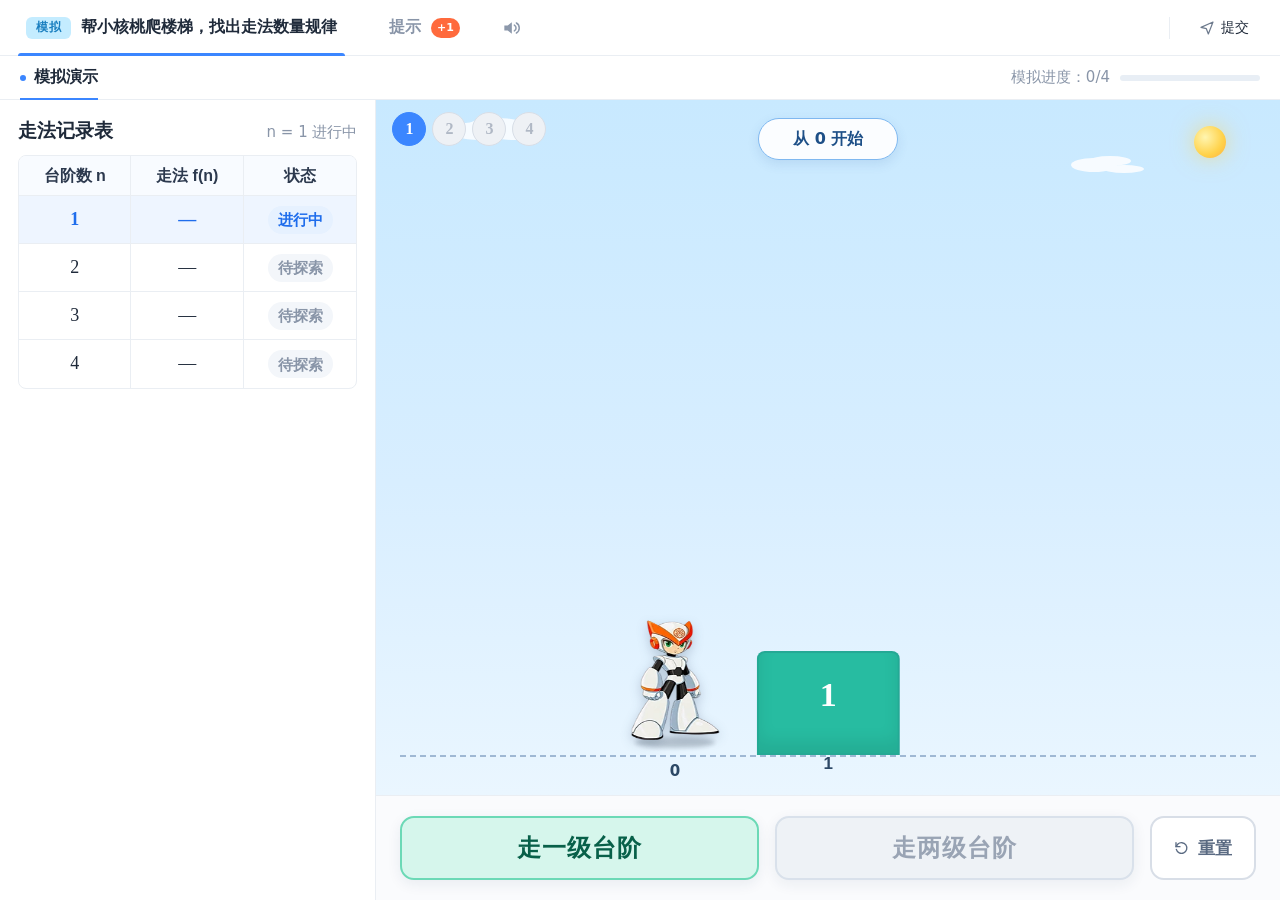
<file: climb-s/index.html>
<!doctype html>
<html lang="zh-CN">
  <head>
    <meta charset="UTF-8" />
    <meta name="viewport" content="width=device-width, initial-scale=1.0" />
    <title>爬楼梯</title>
    <!-- ============================================================
         客户端桥接 —— 必须在 <head> 内联，确保比客户端注入的桥接调用更早就位。
         客户端 WebView 在 page-loaded 事件后会立即调用 window.SetIframeUrl(...)，
         如果这时桥接函数还在 body 末尾的 app.js 里没执行，就会抛
         `TypeError: window.SetIframeUrl is not a function`，页面进入 retry/timeout。
         app.js 顶部也保留同样的赋值（幂等，互不影响）。详见 开发日志.md。
         ============================================================ -->
    <script>
      window.SendMessageToJs = function () {};
      // ⚠⚠ 绝对不要在这里做 location.href = url / location.replace(url) 跳转！
      //   客户端在每次 page-loaded 后都会调用 SetIframeUrl(同一个带 token 的本应用地址)。
      //   一旦跳转，就会：① 重新加载本页、丢掉所有 state（表现为"一点按钮就回到 0"）；
      //   ② 触发 native 的反馈环 —— 日志里同一 URL `page loaded` 重复了 3418 次、
      //      SetIframeUrl 6836 次，页面每秒重载约 3 次，永不停止。
      //   之前用 `url !== location.href` 做兜底无效：客户端传的 url 末尾无 `/`，
      //   而浏览器 location.href 会补成 `.../?iframe=0&token=...`，两者永远不相等 → 死循环。
      //
      //   本应用（climb-s）根本不使用 token，跳转毫无意义。这里只需把"H5 已就绪"
      //   信号回传给 native，绝不跳转。每页只回传一次，避免刷屏（重载时该标志自然重置）。
      var __readySignaled = false;
      window.SetIframeUrl = function (url) {
        if (__readySignaled) return;
        __readySignaled = true;
        window.SendMessageToU3d && window.SendMessageToU3d("PageLoaded");
        window.OnIframeLoad && window.OnIframeLoad();
        // 故意不跳转：见上方注释。
      };
      window.ShowClose = function () {};
      window.HideClose = function () {};
    </script>
    <link rel="stylesheet" href="./styles.css" />
  </head>
  <body>
    <div class="page" data-screen-label="01 Interactive Practice">
      <!-- ============= TOP BAR ============= -->
      <header class="topbar">
        <div class="tabgroup">
          <button class="topbar-tab is-active" type="button">
            <span class="topbar-pill">模拟</span>
            <span class="topbar-tab-title">帮小核桃爬楼梯，找出走法数量规律</span>
          </button>
          <button class="topbar-tab" type="button" id="hintsTab" aria-haspopup="dialog">
            <span class="topbar-tab-title">提示</span>
            <span class="topbar-badge">+1</span>
          </button>
        </div>

        <button class="iconbtn" type="button" id="soundToggle" aria-pressed="true" aria-label="声音开关">
          <svg class="sound-icon-svg sound-on" viewBox="0 0 24 24" width="20" height="20" fill="none" stroke="currentColor" stroke-width="1.8" stroke-linecap="round" stroke-linejoin="round" aria-hidden="true">
            <path d="M4 9v6h4l5 4V5L8 9H4z" fill="currentColor" stroke="none" />
            <path d="M16 8.5a4 4 0 0 1 0 7" />
            <path d="M18.5 6a7 7 0 0 1 0 12" />
          </svg>
          <svg class="sound-icon-svg sound-off" viewBox="0 0 24 24" width="20" height="20" fill="none" stroke="currentColor" stroke-width="1.8" stroke-linecap="round" stroke-linejoin="round" aria-hidden="true" style="display:none;">
            <path d="M4 9v6h4l5 4V5L8 9H4z" fill="currentColor" stroke="none" />
            <line x1="16" y1="9" x2="22" y2="15" />
            <line x1="22" y1="9" x2="16" y2="15" />
          </svg>
        </button>

        <div class="topbar-spacer"></div>

        <div class="topbar-divider"></div>

        <button class="btn btn-ghost" type="button">
          <svg viewBox="0 0 24 24" width="16" height="16" fill="none" stroke="currentColor" stroke-width="1.8" stroke-linecap="round" stroke-linejoin="round" aria-hidden="true">
            <path d="M3 11 21 3l-7 18-3-8-8-2z" />
          </svg>
          提交
        </button>
      </header>

      <!-- ============= MAIN ============= -->
      <main class="split">
        <section class="playground" aria-label="交互操作区">
          <div class="playground-tabs">
            <div class="ed-tab is-active">
              <span class="ed-dot"></span>
              模拟演示
            </div>
            <div class="pg-meta">
              <span id="progressLabel" class="pg-meta-text">模拟进度：0/4</span>
              <div class="pg-progress"><span id="progressFill"></span></div>
            </div>
          </div>

          <div class="playground-body">
            <!-- LEFT COLUMN: RECORD TABLE -->
            <div class="record">
              <div class="record-head">
                <h3>走法记录表</h3>
                <span class="record-hint" id="hintText">n = 1 进行中</span>
              </div>
              <table>
                <thead>
                  <tr>
                    <th>台阶数 n</th>
                    <th>走法 f(n)</th>
                    <th>状态</th>
                  </tr>
                </thead>
                <tbody id="recordRows"></tbody>
              </table>
            </div>

            <!-- RIGHT COLUMN: STAGE + ACTIONS -->
            <div class="play-main">
            <!-- STAGE SCENE -->
            <div class="stage-scene" id="stageScene">
              <div class="sky-decor" aria-hidden="true">
                <span class="cloud cloud-a"></span>
                <span class="cloud cloud-b"></span>
                <span class="sun"></span>
              </div>

              <div class="speech" id="speechBubble" aria-live="polite">从地面开始，试试能不能到达终点。</div>

              <div class="ground-line"></div>
              <div class="ground-zero">0</div>

              <div class="hero" id="hero" aria-label="小核桃同学">
                <div class="hero-img" id="heroImg" aria-hidden="true"></div>
                <div class="hero-shadow"></div>
              </div>

              <div class="stairs" id="stairs" aria-label="台阶示意图"></div>

              <!-- level chips top-left of scene -->
              <div class="level-chips" id="levelButtons" aria-label="关卡选择"></div>

              <!-- contribution card (left-top of stage, hidden until first step) -->
              <div class="contribution is-hidden" id="contributionCard" aria-live="polite">
                <span class="contribution-tag">走法增加</span>
                <div class="contribution-path-line">
                  <span class="contribution-pathlabel">路径</span>
                  <span class="contribution-path" id="contributionPath">—</span>
                </div>
                <strong class="contribution-value" id="contributionValue">+1 种</strong>
              </div>
            </div>

            <!-- ACTION TOOLBAR -->
            <div class="action-bar">
              <button class="step-btn action-button step-1" type="button" data-step="1">
                <span class="step-label" id="stepOneLabel">走一级台阶</span>
              </button>
              <button class="step-btn action-button step-2" type="button" data-step="2">
                <span class="step-label" id="stepTwoLabel">走两级台阶</span>
              </button>
              <button class="reset-btn-lg" type="button" id="resetLevel">
                <svg viewBox="0 0 24 24" width="16" height="16" fill="none" stroke="currentColor" stroke-width="2" stroke-linecap="round" stroke-linejoin="round" aria-hidden="true">
                  <polyline points="3 4 3 10 9 10" />
                  <path d="M3.5 14a8 8 0 1 0 2-7.5L3 10" />
                </svg>
                重置
              </button>
            </div>

            </div><!-- /.play-main -->
          </div>
        </section>
      </main>

    </div>

    <!-- HINTS DIALOG (玩法说明) -->
    <dialog id="hintsDialog" class="hints-dialog" aria-label="玩法说明">
      <header class="hints-head">
        <h2>提示</h2>
        <button class="hints-close" id="hintsClose" type="button" aria-label="关闭">
          <svg viewBox="0 0 24 24" width="16" height="16" fill="none" stroke="currentColor" stroke-width="2.2" stroke-linecap="round" aria-hidden="true">
            <line x1="6" y1="6" x2="18" y2="18" />
            <line x1="18" y1="6" x2="6" y2="18" />
          </svg>
        </button>
      </header>
      <ol class="hints-steps">
        <li class="hints-step">
          <!-- 图示：4 个递增的小台阶，对应 1/2/3/4 层楼梯，1 层用主色高亮 -->
          <div class="hints-illust hints-illust-stair-set" aria-hidden="true">
            <svg viewBox="0 0 96 56" width="96" height="56">
              <rect x="6"  y="40" width="14" height="14" rx="2" fill="#3b86ff" />
              <text x="13" y="51" fill="white" font-size="9" font-weight="700" text-anchor="middle" font-family="Times New Roman, serif">1</text>
              <rect x="26" y="32" width="14" height="22" rx="2" fill="#cdd6e0" />
              <text x="33" y="47" fill="white" font-size="9" font-weight="700" text-anchor="middle" font-family="Times New Roman, serif">2</text>
              <rect x="46" y="22" width="14" height="32" rx="2" fill="#cdd6e0" />
              <text x="53" y="42" fill="white" font-size="9" font-weight="700" text-anchor="middle" font-family="Times New Roman, serif">3</text>
              <rect x="66" y="10" width="14" height="44" rx="2" fill="#cdd6e0" />
              <text x="73" y="36" fill="white" font-size="9" font-weight="700" text-anchor="middle" font-family="Times New Roman, serif">4</text>
            </svg>
          </div>
          <div class="hints-text">
            <h3>① 从 1 层楼梯开始爬起</h3>
            <p>4 个关卡，分别模拟爬 <em>1</em>、<em>2</em>、<em>3</em>、<em>4</em> 层楼梯的情况，记录走法，找出走法数量与楼梯层数的规律。</p>
          </div>
        </li>

        <li class="hints-step">
          <!-- 图示：与真实按钮一致 —— 无 +1/+2，只剩颜色和文字 -->
          <div class="hints-illust hints-illust-buttons" aria-hidden="true">
            <span class="kbd-demo kbd-green">走1级</span>
            <span class="kbd-demo kbd-orange">走2级</span>
          </div>
          <div class="hints-text">
            <h3>② 选择一次爬 1 层还是爬 2 层</h3>
            <p>点击<strong>绿色按钮</strong>，选择小核桃这次爬 <em>1</em> 层楼梯；点击<strong>橙色按钮</strong>，选择小核桃这次爬 <em>2</em> 层楼梯。</p>
          </div>
        </li>

        <li class="hints-step">
          <div class="hints-illust hints-illust-stairs" aria-hidden="true">
            <svg viewBox="0 0 96 64" width="96" height="64">
              <rect x="6"  y="46" width="18" height="14" rx="2" fill="#27bca1" />
              <rect x="26" y="34" width="18" height="26" rx="2" fill="#ffd24a" />
              <rect x="46" y="22" width="18" height="38" rx="2" fill="#ff9d2e" />
              <rect x="66" y="10" width="18" height="50" rx="2" fill="#ff654f" />
              <path d="M2 60 Q14 30 80 8" stroke="#1f6dec" stroke-width="2" stroke-dasharray="3 3" fill="none" stroke-linecap="round" />
              <polygon points="80,8 74,12 76,4" fill="#1f6dec" />
            </svg>
          </div>
          <div class="hints-text">
            <h3>③ 把每一种走法都试一次</h3>
            <p>同一关里，<strong>绿色按钮</strong>和<strong>橙色按钮</strong>都要点过。两种走法都试过后，<strong>走法记录表</strong>会自动帮你填上 <em>f(n)</em>。</p>
          </div>
        </li>

        <li class="hints-step">
          <div class="hints-illust hints-illust-formula" aria-hidden="true">
            <span class="formula-mini"><em>f(n)</em> = <em>f(n-1)</em> + <em>f(n-2)</em></span>
          </div>
          <div class="hints-text">
            <h3>④ 找出加法规律</h3>
            <p>把 4 关的 <em>f(1) f(2) f(3) f(4)</em> 串起来看一看，能不能发现"<em>后一项 = 前两项之和</em>"这个规律？</p>
          </div>
        </li>
      </ol>
      <div class="hints-actions">
        <button class="btn btn-primary" id="hintsOk" type="button">我知道啦</button>
      </div>
    </dialog>

    <!-- COMPLETION DIALOG -->
    <dialog id="resultDialog" class="result-dialog">
      <h2 id="dialogTitle">有 1 种走法</h2>
      <p id="dialogText">f(1) = 1，记录区已经更新。</p>
      <div class="dialog-actions">
        <button class="btn btn-ghost" type="button" id="stayLevel">继续观察</button>
        <button class="btn btn-primary" type="button" id="nextLevel">下一关</button>
      </div>
    </dialog>

    <!-- legacy hidden hooks to absorb queries the old app.js still references -->
    <div hidden aria-hidden="true">
      <span id="missionText"></span>
      <span id="traceLog"></span>
    </div>

    <script src="./app.js"></script>
  </body>
</html>
</file>
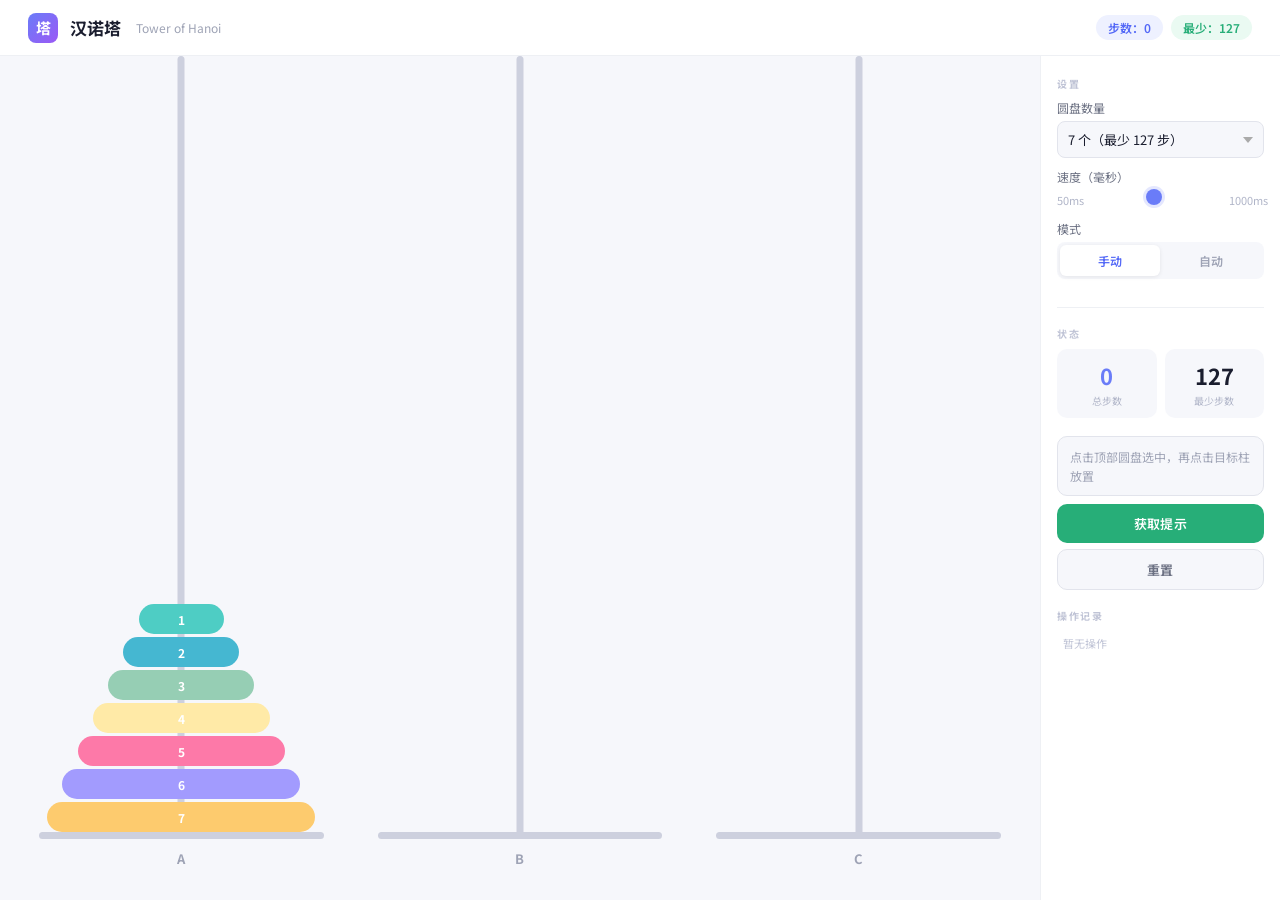
<file: Hanoi.html>
<!DOCTYPE html>
<!-- saved from url=(0045)file:///C:/Users/admin/Downloads/hanoi_5.html -->
<html lang="zh"><head><meta http-equiv="Content-Type" content="text/html; charset=UTF-8">

<title>汉诺塔</title>
<style>
@import url('https://fonts.googleapis.com/css2?family=Nunito:wght@400;600;700&family=Noto+Sans+SC:wght@400;500;700&display=swap');

*{box-sizing:border-box;margin:0;padding:0}
html,body{width:100%;height:100%;overflow:hidden}

body{
  background:#f0f2f5;
  font-family:'Noto Sans SC','Nunito',sans-serif;
  display:flex;align-items:center;justify-content:center;
}

#app{
  width:100vw;height:100vh;
  max-width:calc(100vh * 16/9);
  background:#fff;
  display:grid;
  grid-template-rows:56px 1fr;
  grid-template-columns:1fr 240px;
  border-radius:0;
  overflow:hidden;
  box-shadow:0 4px 40px rgba(0,0,0,0.10);
}

/* header */
header{
  grid-column:1/3;
  background:#fff;
  border-bottom:1.5px solid #eef0f4;
  display:flex;align-items:center;
  padding:0 28px;gap:12px;
}
.hlogo{
  width:30px;height:30px;border-radius:8px;
  background:linear-gradient(135deg,#6a7cf8,#9b59f5);
  display:flex;align-items:center;justify-content:center;
  font-size:15px;font-weight:700;color:#fff;flex-shrink:0;
}
.htitle{font-size:17px;font-weight:700;color:#1a1d2e;letter-spacing:-0.2px}
.hsub{font-size:12px;color:#9ea3b5;margin-left:4px}
.hbadge{
  margin-left:auto;display:flex;gap:8px;
}
.badge{
  padding:4px 12px;border-radius:20px;font-size:12px;font-weight:600;
}
.badge-blue{background:#eef1ff;color:#5469f7}
.badge-green{background:#eafaf2;color:#27ae78}
.badge-red{background:#fff0f0;color:#e05252}

/* game area */
#game-area{
  background:#f6f7fb;
  display:flex;flex-direction:column;
  align-items:center;justify-content:center;
  padding:0 12px 16px;
  position:relative;
  overflow:hidden;
}

.towers-row{
  display:flex;width:100%;align-items:flex-end;
  justify-content:space-around;
  flex:1;padding-bottom:16px;
}

.tower-col{
  display:flex;flex-direction:column;align-items:center;
  position:relative;flex:1;height:100%;
}

.peg-label{
  font-size:13px;font-weight:700;color:#9ea3b5;
  letter-spacing:1px;margin-top:10px;
}

.peg-zone{
  width:100%;flex:1;
  display:flex;flex-direction:column-reverse;align-items:center;
  position:relative;cursor:pointer;
  border-radius:12px;
  transition:background 0.15s;
  padding-bottom:6px;
}
.peg-zone:hover{background:rgba(90,100,250,0.04)}
.peg-zone.can-drop{background:rgba(90,100,250,0.08)}
.peg-zone.selected-hint{background:rgba(90,100,250,0.06)}

.peg-rod{
  position:absolute;bottom:0;left:50%;transform:translateX(-50%);
  width:7px;background:#cdd0de;border-radius:4px;
  top:0;z-index:0;
}
.peg-base{
  position:absolute;bottom:0;left:8%;right:8%;
  height:7px;background:#cdd0de;border-radius:4px;z-index:1;
}

.disks-wrap{
  position:absolute;bottom:7px;
  width:90%;display:flex;flex-direction:column-reverse;
  align-items:center;gap:3px;z-index:2;
}

.disk{
  height:30px;border-radius:30px;
  display:flex;align-items:center;justify-content:center;
  font-size:12px;font-weight:700;color:#fff;
  transition:transform 0.14s,filter 0.14s,opacity 0.14s;
  cursor:default;position:relative;z-index:2;
  user-select:none;
}
.disk.is-top{cursor:grab;}
.disk.is-top:hover{filter:brightness(1.08);}
.disk.lifted{
  transform:translateY(-22px);
  filter:drop-shadow(0 6px 16px rgba(0,0,0,0.18)) brightness(1.1);
}
.disk.faded{opacity:0.35;}
.disk.dragging{opacity:0.25;transform:none!important;filter:none!important;}

/* floating ghost disk that follows the cursor */
#drag-ghost{
  position:fixed;pointer-events:none;z-index:9999;
  height:30px;border-radius:30px;
  display:flex;align-items:center;justify-content:center;
  font-size:12px;font-weight:700;color:#fff;
  box-shadow:0 8px 28px rgba(0,0,0,0.22);
  transform:translate(-50%,-50%) scale(1.06);
  transition:none;display:none;
}
.peg-zone.drag-over{
  background:rgba(90,100,250,0.13)!important;
  border:2px dashed rgba(90,100,250,0.45);
}

/* progress bottom */
.progress-row{
  width:90%;max-width:480px;
  display:flex;align-items:center;gap:10px;
  margin-top:4px;
}
.progress-track{
  flex:1;height:5px;background:#e2e4ec;border-radius:3px;overflow:hidden;
}
.progress-fill{
  height:100%;border-radius:3px;
  background:linear-gradient(90deg,#6a7cf8,#9b59f5);
  transition:width 0.3s;
}
.progress-label{font-size:11px;color:#b0b5c8;white-space:nowrap}

/* sidebar */
#sidebar{
  background:#fff;
  border-left:1.5px solid #eef0f4;
  padding:20px 16px;
  display:flex;flex-direction:column;gap:18px;
  overflow-y:auto;
}

.sec-label{
  font-size:10px;font-weight:700;color:#c0c4d6;
  letter-spacing:1.5px;text-transform:uppercase;margin-bottom:8px;
}

/* form elements */
.field{display:flex;flex-direction:column;gap:5px;margin-bottom:10px}
.field label{font-size:12px;color:#6b7082}

select{
  background:#f6f7fb;border:1.5px solid #e2e4ec;
  border-radius:8px;color:#1a1d2e;
  font-family:'Noto Sans SC',sans-serif;font-size:13px;
  padding:8px 10px;width:100%;cursor:pointer;outline:none;
  appearance:none;-webkit-appearance:none;
  background-image:url("data:image/svg+xml,%3Csvg xmlns='http://www.w3.org/2000/svg' width='10' height='6'%3E%3Cpath d='M0 0l5 6 5-6z' fill='%23aaa'/%3E%3C/svg%3E");
  background-repeat:no-repeat;background-position:right 10px center;
}
select:focus{border-color:#6a7cf8}

.speed-row{display:flex;align-items:center;gap:8px}
.speed-row span{font-size:11px;color:#b0b5c8;white-space:nowrap}
.speed-val{font-size:12px;font-weight:600;color:#6a7cf8;min-width:40px;text-align:right}
input[type=range]{
  flex:1;-webkit-appearance:none;background:transparent;height:20px;cursor:pointer;
}
input[type=range]::-webkit-slider-track{
  height:4px;background:#e2e4ec;border-radius:2px;
}
input[type=range]::-webkit-slider-thumb{
  -webkit-appearance:none;width:16px;height:16px;border-radius:50%;
  background:#6a7cf8;margin-top:-6px;cursor:pointer;
  box-shadow:0 0 0 3px rgba(106,124,248,0.18);
}

/* mode tabs */
.mode-tabs{display:flex;background:#f6f7fb;border-radius:8px;padding:3px;gap:2px}
.mode-tab{
  flex:1;padding:7px;text-align:center;font-size:12px;font-weight:600;
  border-radius:6px;cursor:pointer;color:#9ea3b5;transition:all 0.15s;user-select:none;
}
.mode-tab.active{background:#fff;color:#5469f7;box-shadow:0 1px 4px rgba(0,0,0,0.08)}

/* buttons */
.btn{
  width:100%;padding:10px 14px;border-radius:10px;
  border:none;cursor:pointer;
  font-family:'Noto Sans SC',sans-serif;font-size:13px;font-weight:600;
  transition:all 0.15s;display:flex;align-items:center;justify-content:center;gap:6px;
  letter-spacing:0.2px;
}
.btn-start{background:linear-gradient(135deg,#6a7cf8,#9b59f5);color:#fff}
.btn-start:hover{filter:brightness(1.07);transform:translateY(-1px)}
.btn-hint{background:#27ae78;color:#fff}
.btn-hint:hover{filter:brightness(1.07);transform:translateY(-1px)}
.btn-reset{background:#f6f7fb;color:#6b7082;border:1.5px solid #e2e4ec}
.btn-reset:hover{background:#eef0f4}
.btn:disabled{opacity:0.45;cursor:not-allowed;transform:none}

/* stats */
.stats-grid{display:grid;grid-template-columns:1fr 1fr;gap:8px}
.stat-card{
  background:#f6f7fb;border-radius:10px;padding:10px;text-align:center;
}
.stat-val{font-size:22px;font-weight:700;color:#1a1d2e;font-variant-numeric:tabular-nums}
.stat-val.purple{color:#6a7cf8}
.stat-lbl{font-size:10px;color:#b0b5c8;margin-top:2px}

/* hint box */
.hint-box{
  background:#f6f7fb;border:1.5px solid #e2e4ec;
  border-radius:10px;padding:10px 12px;
  font-size:12px;color:#9ea3b5;line-height:1.6;min-height:48px;
}
.hint-box.ok{border-color:#27ae78;color:#27ae78;background:#eafaf2}
.hint-box.err{border-color:#e05252;color:#e05252;background:#fff0f0}
.hint-box.tip{border-color:#f59e0b;color:#b97a00;background:#fffbeb}

/* log */
.log-area{flex:1;overflow-y:auto;display:flex;flex-direction:column;gap:3px;min-height:0}
.log-row{
  display:flex;align-items:center;gap:7px;
  padding:5px 8px;border-radius:7px;
  background:#f6f7fb;font-size:11px;
}
.log-num{color:#c0c4d6;min-width:22px;font-weight:600}
.log-chip{
  width:18px;height:18px;border-radius:50%;
  display:flex;align-items:center;justify-content:center;
  font-size:9px;font-weight:700;color:#fff;flex-shrink:0;
}
.log-txt{color:#6b7082;flex:1}
.log-txt b{color:#1a1d2e}

/* win overlay */
.win-overlay{
  position:absolute;inset:0;
  background:rgba(246,247,251,0.94);
  display:none;flex-direction:column;align-items:center;justify-content:center;
  gap:14px;z-index:60;border-radius:0;
}
.win-overlay.show{display:flex}
.win-icon{font-size:48px}
.win-title{font-size:26px;font-weight:700;color:#1a1d2e;letter-spacing:-0.5px}
.win-sub{font-size:13px;color:#9ea3b5}
.win-stats-row{display:flex;gap:20px}
.win-stat{text-align:center}
.win-stat-val{font-size:24px;font-weight:700;color:#6a7cf8}
.win-stat-lbl{font-size:11px;color:#b0b5c8;margin-top:2px}
.btn-win{width:160px;padding:11px 0;background:linear-gradient(135deg,#6a7cf8,#9b59f5);color:#fff;border:none;border-radius:10px;font-family:'Noto Sans SC',sans-serif;font-size:13px;font-weight:700;cursor:pointer;margin-top:6px}
.btn-win:hover{filter:brightness(1.08)}

.divider{height:1px;background:#eef0f4}
</style>
</head>
<body>
<div id="app">

  <!-- header -->
  <header>
    <div class="hlogo">塔</div>
    <div>
      <div class="htitle">汉诺塔</div>
    </div>
    <span class="hsub">Tower of Hanoi</span>
    <div class="hbadge">
      <span class="badge badge-blue" id="hdrSteps">步数：0</span>
      <span class="badge badge-green" id="hdrMin">最少：127</span>
    </div>
  </header>

  <!-- game -->
  <div id="game-area">
    <div class="towers-row" id="towersRow">
      <div class="tower-col">
        <div class="peg-zone" id="peg-A" data-peg="A">
          <div class="peg-rod"></div>
          <div class="peg-base"></div>
          <div class="disks-wrap" id="disks-A"><div class="disk" style="width: 88%; background: rgb(253, 203, 110); color: rgb(255, 255, 255);">7</div><div class="disk" style="width: 78%; background: rgb(162, 155, 254); color: rgb(255, 255, 255);">6</div><div class="disk" style="width: 68%; background: rgb(253, 121, 168); color: rgb(255, 255, 255);">5</div><div class="disk" style="width: 58%; background: rgb(255, 234, 167); color: rgb(255, 255, 255);">4</div><div class="disk" style="width: 48%; background: rgb(150, 206, 180); color: rgb(255, 255, 255);">3</div><div class="disk" style="width: 38%; background: rgb(69, 183, 209); color: rgb(255, 255, 255);">2</div><div class="disk is-top" style="width: 28%; background: rgb(78, 205, 196); color: rgb(255, 255, 255);">1</div></div>
        </div>
        <div class="peg-label">A</div>
      </div>
      <div class="tower-col">
        <div class="peg-zone" id="peg-B" data-peg="B">
          <div class="peg-rod"></div>
          <div class="peg-base"></div>
          <div class="disks-wrap" id="disks-B"></div>
        </div>
        <div class="peg-label">B</div>
      </div>
      <div class="tower-col">
        <div class="peg-zone" id="peg-C" data-peg="C">
          <div class="peg-rod"></div>
          <div class="peg-base"></div>
          <div class="disks-wrap" id="disks-C"></div>
        </div>
        <div class="peg-label">C</div>
      </div>
    </div>

    <div class="progress-row" id="progressRow" style="display:none">
      <span class="progress-label" id="progLabel">0 / 0</span>
      <div class="progress-track">
        <div class="progress-fill" id="progFill" style="width:0%"></div>
      </div>
      <span class="progress-label" id="progPct">0%</span>
    </div>

    <!-- win -->
    <div class="win-overlay" id="winOverlay">
      <div class="win-icon">🎉</div>
      <div class="win-title">挑战完成！</div>
      <div class="win-sub">所有圆盘已从 A 柱移至 C 柱</div>
      <div class="win-stats-row">
        <div class="win-stat">
          <div class="win-stat-val" id="winSteps">0</div>
          <div class="win-stat-lbl">实际步数</div>
        </div>
        <div class="win-stat">
          <div class="win-stat-val" id="winMin">0</div>
          <div class="win-stat-lbl">最优步数</div>
        </div>
        <div class="win-stat">
          <div class="win-stat-val" id="winExtra">0</div>
          <div class="win-stat-lbl">多走步数</div>
        </div>
      </div>
      <button class="btn-win" id="winRestartBtn">再来一局</button>
    </div>
  </div>

  <!-- sidebar -->
  <div id="sidebar">
    <div>
      <div class="sec-label">设置</div>
      <div class="field">
        <label>圆盘数量</label>
        <select id="diskCount"><option value="2">2 个（最少 3 步）</option><option value="3">3 个（最少 7 步）</option><option value="4">4 个（最少 15 步）</option><option value="5">5 个（最少 31 步）</option><option value="6">6 个（最少 63 步）</option><option value="7">7 个（最少 127 步）</option><option value="8">8 个（最少 255 步）</option><option value="9">9 个（最少 511 步）</option><option value="10">10 个（最少 1,023 步）</option><option value="11">11 个（最少 2,047 步）</option><option value="12">12 个（最少 4,095 步）</option><option value="13">13 个（最少 8,191 步）</option><option value="14">14 个（最少 16,383 步）</option><option value="15">15 个（最少 32,767 步）</option><option value="16">16 个（最少 65,535 步）</option><option value="17">17 个（最少 131,071 步）</option><option value="18">18 个（最少 262,143 步）</option><option value="19">19 个（最少 524,287 步）</option><option value="20">20 个（最少 1,048,575 步）</option><option value="21">21 个（最少 2,097,151 步）</option><option value="22">22 个（最少 4,194,303 步）</option><option value="23">23 个（最少 8,388,607 步）</option><option value="24">24 个（最少 16,777,215 步）</option><option value="25">25 个（最少 33,554,431 步）</option><option value="26">26 个（最少 67,108,863 步）</option><option value="27">27 个（最少 134,217,727 步）</option><option value="28">28 个（最少 268,435,455 步）</option><option value="29">29 个（最少 536,870,911 步）</option><option value="30">30 个（最少 1,073,741,823 步）</option></select>
      </div>
      <div class="field">
        <label>速度（毫秒）</label>
        <div class="speed-row">
          <span>50ms</span>
          <input type="range" id="speedSlider" min="50" max="1000" step="50" value="500">
          <span>1000ms</span>
          <span class="speed-val" id="speedVal">500ms</span>
        </div>
      </div>
      <div class="field">
        <label>模式</label>
        <div class="mode-tabs">
          <div class="mode-tab active" data-mode="manual">手动</div>
          <div class="mode-tab" data-mode="auto">自动</div>
        </div>
      </div>

    </div>

    <div class="divider"></div>

    <div>
      <div class="sec-label">状态</div>
      <div class="stats-grid">
        <div class="stat-card">
          <div class="stat-val purple" id="statSteps">0</div>
          <div class="stat-lbl">总步数</div>
        </div>
        <div class="stat-card">
          <div class="stat-val" id="statMin">127</div>
          <div class="stat-lbl">最少步数</div>
        </div>
      </div>
    </div>

    <div id="hintSection">
      <div class="hint-box" id="hintBox">点击顶部圆盘选中，再点击目标柱放置</div>
      <button class="btn btn-hint" id="hintBtn" style="margin-top:8px">获取提示</button>
      <button class="btn btn-reset" id="resetBtn" style="margin-top:6px">重置</button>
    </div>

    <div style="flex:1;display:flex;flex-direction:column;min-height:0">
      <div class="sec-label">操作记录</div>
      <div class="log-area" id="logArea"><div style="font-size:11px;color:#c0c4d6;padding:4px 6px">暂无操作</div></div>
    </div>
  </div>

</div>

<div id="drag-ghost"></div>

<script>
// disk color palette — bright & cheerful like the reference UI
const PALETTE = [
  '#4ecdc4','#45b7d1','#96ceb4','#ffeaa7',
  '#fd79a8','#a29bfe','#fdcb6e','#00cec9',
  '#e17055','#6c5ce7'
];
function diskBg(size){ return PALETTE[(size-1) % PALETTE.length]; }
function diskFg(){ return '#fff'; }

// populate disk count select
(function(){
  const sel=document.getElementById('diskCount');
  for(let i=2;i<=30;i++){
    const opt=document.createElement('option');
    opt.value=i;
    opt.textContent=i+' 个（最少 '+(Math.pow(2,i)-1).toLocaleString()+' 步）';
    if(i===7) opt.selected=true;
    sel.appendChild(opt);
  }
})();

let N=7, mode='manual';
let towers={A:[],B:[],C:[]};
let steps=0, gameActive=false, selectedPeg=null;
let autoRunning=false, autoQueue=[], autoTimer=null;
let logEntries=[];

function minSteps(n){ return Math.pow(2,n)-1; }

function diskWidthPct(size){
  // returns % of disks-wrap width
  const minP=28, maxP=88;
  return minP + (size-1)*(maxP-minP)/Math.max(N-1,1);
}

// ── Drag state ──────────────────────────────────────────────
// Two-phase: pointerdown arms a "pending drag", pointermove activates it
// only after moving >5px so a simple click still reaches the peg-zone handler.
let dragSrcPeg=null, dragSize=null, isDragging=false;
let pendingDrag=null; // {peg, diskEl, startX, startY}
const ghost=document.getElementById('drag-ghost');
const DRAG_THRESHOLD=5;

function activateDrag(){
  if(!pendingDrag||isDragging) return;
  const {peg,diskEl,startX,startY}=pendingDrag;
  if(!gameActive||mode!=='manual'||autoRunning) return;
  if(!towers[peg].length) return;
  const size=towers[peg][towers[peg].length-1];
  dragSrcPeg=peg; dragSize=size; isDragging=true;
  selectedPeg=null;
  ghost.textContent=size;
  // use the actual rendered pixel width of the disk element
  const realW=diskEl.getBoundingClientRect().width;
  ghost.style.width=realW+'px';
  ghost.style.minWidth='40px';
  ghost.style.background=diskBg(size);
  ghost.style.display='flex';
  moveGhost(startX,startY);
  render();
}

function moveGhost(x,y){
  ghost.style.left=x+'px';
  ghost.style.top=y+'px';
}

function cancelDrag(){
  pendingDrag=null;
  if(!isDragging) return;
  isDragging=false;
  ghost.style.display='none';
  dragSrcPeg=null; dragSize=null;
  ['A','B','C'].forEach(p=>document.getElementById('peg-'+p).classList.remove('drag-over'));
  render();
}

function endDrag(toPeg){
  ghost.style.display='none';
  const wasDragging=isDragging;
  isDragging=false;
  pendingDrag=null;
  ['A','B','C'].forEach(p=>document.getElementById('peg-'+p).classList.remove('drag-over'));
  if(wasDragging && toPeg && toPeg!==dragSrcPeg){
    const ok=tryMove(dragSrcPeg,toPeg);
    if(ok) setHint('移动成功！','ok');
  }
  dragSrcPeg=null; dragSize=null;
  render();
}

document.addEventListener('pointermove',e=>{
  if(pendingDrag && !isDragging){
    const dx=e.clientX-pendingDrag.startX, dy=e.clientY-pendingDrag.startY;
    if(Math.sqrt(dx*dx+dy*dy)>DRAG_THRESHOLD) activateDrag();
  }
  if(!isDragging) return;
  moveGhost(e.clientX,e.clientY);
  ['A','B','C'].forEach(p=>{
    const z=document.getElementById('peg-'+p);
    const r=z.getBoundingClientRect();
    const over=e.clientX>=r.left&&e.clientX<=r.right&&e.clientY>=r.top&&e.clientY<=r.bottom;
    z.classList.toggle('drag-over', over && p!==dragSrcPeg);
  });
});
document.addEventListener('pointerup',e=>{
  if(isDragging){
    let toPeg=null;
    ['A','B','C'].forEach(p=>{
      const r=document.getElementById('peg-'+p).getBoundingClientRect();
      if(e.clientX>=r.left&&e.clientX<=r.right&&e.clientY>=r.top&&e.clientY<=r.bottom) toPeg=p;
    });
    endDrag(toPeg);
  } else {
    // was just a tap/click — clear pending, let the click event on peg-zone fire normally
    pendingDrag=null;
  }
});
document.addEventListener('pointercancel',()=>cancelDrag());

// ── Render ───────────────────────────────────────────────────
function render(){
  ['A','B','C'].forEach(p=>{
    const wrap = document.getElementById('disks-'+p);
    wrap.innerHTML='';
    towers[p].forEach((size,i)=>{
      const isTop = i===towers[p].length-1;
      const d = document.createElement('div');
      d.className='disk'+(isTop&&gameActive&&mode==='manual'?' is-top':'');
      if(isTop && selectedPeg===p) d.classList.add('lifted');
      if(isTop && isDragging && dragSrcPeg===p) d.classList.add('dragging');
      d.style.width = diskWidthPct(size)+'%';
      d.style.background = diskBg(size);
      d.style.color = diskFg();
      d.textContent = size;
      // arm drag on pointerdown — do NOT stopPropagation so peg-zone click still fires
      if(isTop && gameActive && mode==='manual'){
        d.addEventListener('pointerdown',e=>{
          e.preventDefault(); // prevent text selection / scroll
          pendingDrag={peg:p, diskEl:d, startX:e.clientX, startY:e.clientY};
        });
      }
      wrap.appendChild(d);
    });
    const zone = document.getElementById('peg-'+p);
    zone.className='peg-zone';
    if(gameActive && mode==='manual' && selectedPeg && selectedPeg!==p)
      zone.classList.add('selected-hint');
  });

  const s=steps, mn=gameActive?minSteps(N):0;
  document.getElementById('statSteps').textContent=s;
  document.getElementById('statMin').textContent=gameActive?mn:'—';
  document.getElementById('hdrSteps').textContent='步数：'+s;
  document.getElementById('hdrMin').textContent=gameActive?'最少：'+mn:'最少：—';
  if(gameActive&&mode==='auto'){
    const pct=mn>0?Math.min(100,Math.round(s/mn*100)):0;
    document.getElementById('progFill').style.width=pct+'%';
    document.getElementById('progLabel').textContent=s+' / '+mn;
    document.getElementById('progPct').textContent=pct+'%';
  }
}

function addLog(from,to,disk){
  logEntries.unshift({n:steps,from,to,disk});
  const area=document.getElementById('logArea');
  if(logEntries.length===1) area.innerHTML='';
  const row=document.createElement('div');
  row.className='log-row';
  row.innerHTML=`<span class="log-num">${steps}</span>
    <span class="log-chip" style="background:${diskBg(disk)}">${disk}</span>
    <span class="log-txt"><b>${from}</b> → <b>${to}</b></span>`;
  area.prepend(row);
}

function doMove(from,to,skipLog){
  const disk=towers[from].pop();
  towers[to].push(disk);
  steps++;
  if(!skipLog) addLog(from,to,disk);
  render();
  if(towers.C.length===N) handleWin();
}

function tryMove(from,to){
  if(!gameActive||!from||!to||from===to) return false;
  if(!towers[from].length){ setHint('该柱没有圆盘','err'); return false; }
  const top=towers[from][towers[from].length-1];
  if(towers[to].length&&towers[to][towers[to].length-1]<top){
    setHint('不能将大盘放在小盘上！','err'); return false;
  }
  doMove(from,to);
  return true;
}

function handleClick(peg){
  if(!gameActive||mode!=='manual'||autoRunning) return;
  if(selectedPeg===null){
    if(!towers[peg].length){ setHint('该柱没有圆盘','err'); return; }
    selectedPeg=peg;
    setHint('已选中圆盘 '+towers[peg][towers[peg].length-1]+'，点击目标柱放置');
    render();
  } else {
    const from=selectedPeg; selectedPeg=null;
    if(!tryMove(from,peg)) render();
    else setHint('移动成功！','ok');
  }
}

// click handler
['A','B','C'].forEach(p=>{
  document.getElementById('peg-'+p).addEventListener('click',e=>{
    if(isDragging) return; // drag just completed, ignore
    handleClick(p);
  });
});

function setHint(msg,type){
  const b=document.getElementById('hintBox');
  b.textContent=msg;
  b.className='hint-box'+(type?' '+type:'');
}

function handleWin(){
  gameActive=false; autoRunning=false;
  if(autoTimer) clearTimeout(autoTimer);
  const mn=minSteps(N);
  document.getElementById('winSteps').textContent=steps;
  document.getElementById('winMin').textContent=mn;
  document.getElementById('winExtra').textContent=steps-mn;
  document.getElementById('winOverlay').classList.add('show');
  if(typeof window.SendMessageToU3d==='function') window.SendMessageToU3d('PageLoaded');
}

function initGame(){
  towers={A:[],B:[],C:[]};
  for(let i=N;i>=1;i--) towers.A.push(i);
  steps=0; selectedPeg=null; autoRunning=false; autoQueue=[];
  logEntries=[];
  if(autoTimer) clearTimeout(autoTimer);
  document.getElementById('logArea').innerHTML='<div style="font-size:11px;color:#c0c4d6;padding:4px 6px">暂无操作</div>';
  document.getElementById('winOverlay').classList.remove('show');
  document.getElementById('hintBtn').disabled=false;
  document.getElementById('resetBtn').disabled=false;
  document.getElementById('progressRow').style.display=mode==='auto'?'flex':'none';
  if(mode==='auto'){ document.getElementById('progFill').style.width='0%'; }
  setHint(mode==='manual'?'点击顶部圆盘选中，再点击目标柱放置':'自动模式已开始，观察移动过程');
  gameActive=true;
  render();
}

document.getElementById('resetBtn').addEventListener('click',()=>{
  N=parseInt(document.getElementById('diskCount').value);
  initGame();
  if(mode==='auto') startAuto();
});

document.getElementById('winRestartBtn').addEventListener('click',()=>{
  document.getElementById('winOverlay').classList.remove('show');
  N=parseInt(document.getElementById('diskCount').value);
  initGame();
  if(mode==='auto') startAuto();
});

document.querySelectorAll('.mode-tab').forEach(tab=>{
  tab.addEventListener('click',()=>{
    document.querySelectorAll('.mode-tab').forEach(t=>t.classList.remove('active'));
    tab.classList.add('active');
    mode=tab.dataset.mode;
    document.getElementById('hintSection').style.display=mode==='manual'?'block':'none';
    initGame();
    if(mode==='auto') startAuto();
  });
});

document.getElementById('diskCount').addEventListener('change',()=>{
  N=parseInt(document.getElementById('diskCount').value);
  initGame();
});

document.getElementById('speedSlider').addEventListener('input',function(){
  document.getElementById('speedVal').textContent=this.value+'ms';
});

function buildAutoQueue(n,from,to,via,q){
  if(n===0) return;
  buildAutoQueue(n-1,from,via,to,q);
  q.push([from,to]);
  buildAutoQueue(n-1,via,to,from,q);
}

function startAuto(){
  autoQueue=[];
  buildAutoQueue(N,'A','C','B',autoQueue);
  autoRunning=true;
  runNextAuto();
}

function runNextAuto(){
  if(!autoRunning||!autoQueue.length){autoRunning=false;return;}
  const [f,t]=autoQueue.shift();
  doMove(f,t);
  if(towers.C.length===N) return;
  autoTimer=setTimeout(runNextAuto,parseInt(document.getElementById('speedSlider').value));
}

// BFS optimal hint — works regardless of current state
function getOptimalHint(){
  const state={A:[...towers.A],B:[...towers.B],C:[...towers.C]};
  const key=s=>s.A.join(',')+'/'+s.B.join(',')+'/'+s.C.join(',');
  const pegs=['A','B','C'];
  const queue=[{state,first:null}];
  const visited=new Set([key(state)]);
  while(queue.length){
    const {state:cur,first}=queue.shift();
    if(cur.C.length===N) return first;
    for(const from of pegs){
      if(!cur[from].length) continue;
      const top=cur[from][cur[from].length-1];
      for(const to of pegs){
        if(from===to) continue;
        if(cur[to].length&&cur[to][cur[to].length-1]<top) continue;
        const ns={A:[...cur.A],B:[...cur.B],C:[...cur.C]};
        ns[to].push(ns[from].pop());
        const k=key(ns);
        if(!visited.has(k)){
          visited.add(k);
          queue.push({state:ns,first:first||[from,to]});
        }
      }
    }
  }
  return null;
}

document.getElementById('hintBtn').addEventListener('click',()=>{
  if(!gameActive) return;
  const hint=getOptimalHint();
  if(!hint){setHint('已完成！',  'ok');return;}
  const [from,to]=hint;
  const disk=towers[from][towers[from].length-1];
  setHint('将圆盘 '+disk+' 从 '+from+' 柱 → '+to+' 柱','tip');
});

// 页面加载时直接初始化，不需要点击开始游戏
N = parseInt(document.getElementById('diskCount').value);
initGame();

// 通知端上页面加载完成
if(typeof window.SendMessageToU3d==='function') window.SendMessageToU3d('PageLoaded');
</script>


</body></html>
</file>
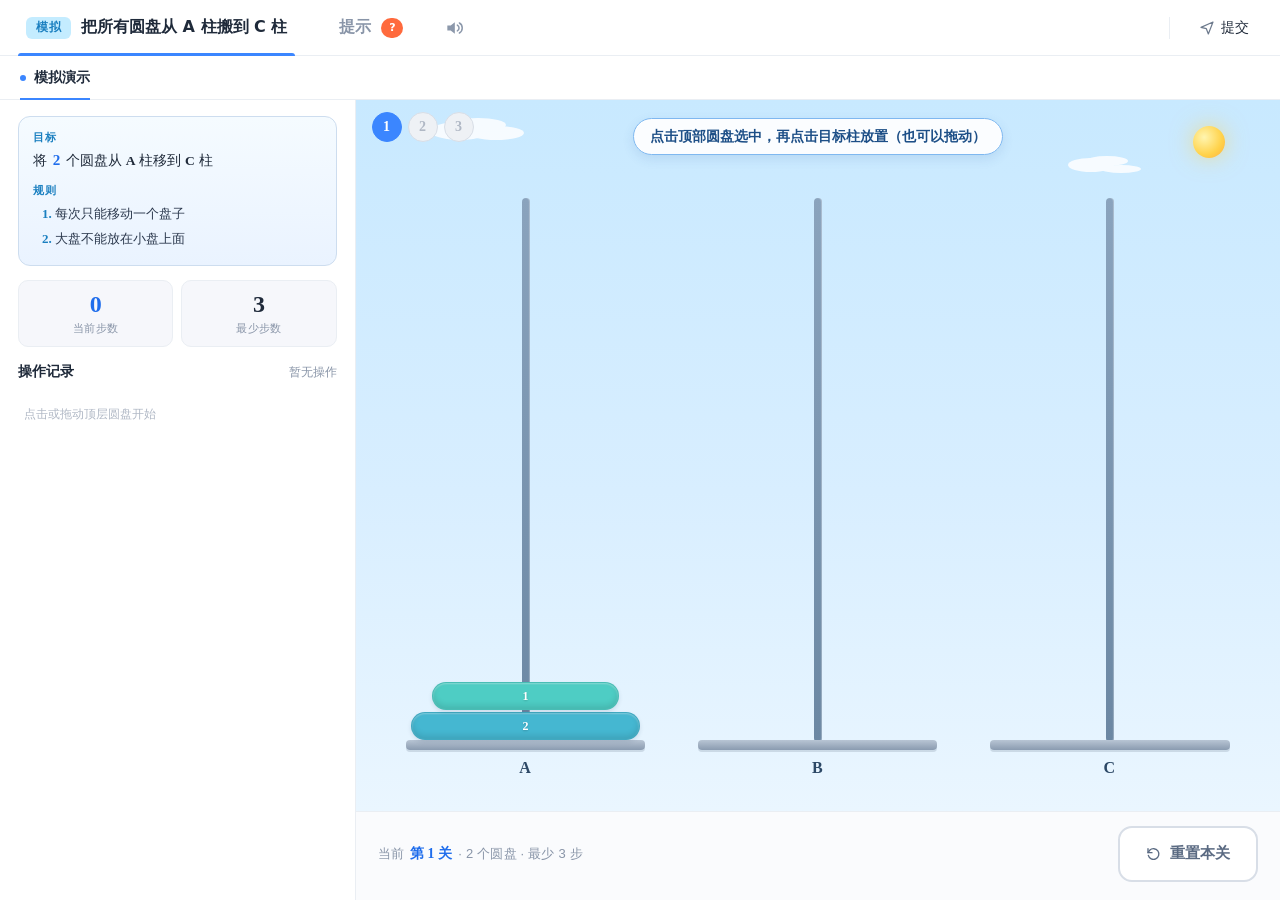
<file: Hanoi/Hanoi.html>
<!doctype html>
<html lang="zh-CN">
  <head>
    <meta charset="UTF-8" />
    <meta name="viewport" content="width=device-width, initial-scale=1.0" />
    <title>汉诺塔</title>
    <!-- ============================================================
         客户端桥接 —— 必须在 <head> 内联，确保比客户端注入的桥接调用更早就位。
         详见 开发日志.md。
         ============================================================ -->
    <script>
      window.SendMessageToJs = function () {};
      var __setIframeUrlHandled = false;
      window.SetIframeUrl = function (url) {
        if (__setIframeUrlHandled) return;
        __setIframeUrlHandled = true;
        window.SendMessageToU3d && window.SendMessageToU3d("PageLoaded");
        window.OnIframeLoad && window.OnIframeLoad();
        if (url && url !== location.href) {
          location.href = url;
        }
      };
      window.ShowClose = function () {};
      window.HideClose = function () {};
    </script>
    <link rel="stylesheet" href="./styles.css" />
  </head>
  <body>
    <div class="page" data-screen-label="02 Hanoi Practice">
      <!-- ============= TOP BAR ============= -->
      <header class="topbar">
        <div class="tabgroup">
          <button class="topbar-tab is-active" type="button">
            <span class="topbar-pill">模拟</span>
            <span class="topbar-tab-title">把所有圆盘从 A 柱搬到 C 柱</span>
          </button>
          <button class="topbar-tab" type="button" id="hintsTab" aria-haspopup="dialog">
            <span class="topbar-tab-title">提示</span>
            <span class="topbar-badge">?</span>
          </button>
        </div>

        <button class="iconbtn" type="button" id="soundToggle" aria-pressed="true" aria-label="声音开关">
          <svg class="sound-icon-svg sound-on" viewBox="0 0 24 24" width="20" height="20" fill="none" stroke="currentColor" stroke-width="1.8" stroke-linecap="round" stroke-linejoin="round" aria-hidden="true">
            <path d="M4 9v6h4l5 4V5L8 9H4z" fill="currentColor" stroke="none" />
            <path d="M16 8.5a4 4 0 0 1 0 7" />
            <path d="M18.5 6a7 7 0 0 1 0 12" />
          </svg>
          <svg class="sound-icon-svg sound-off" viewBox="0 0 24 24" width="20" height="20" fill="none" stroke="currentColor" stroke-width="1.8" stroke-linecap="round" stroke-linejoin="round" aria-hidden="true" style="display:none;">
            <path d="M4 9v6h4l5 4V5L8 9H4z" fill="currentColor" stroke="none" />
            <line x1="16" y1="9" x2="22" y2="15" />
            <line x1="22" y1="9" x2="16" y2="15" />
          </svg>
        </button>

        <div class="topbar-spacer"></div>

        <div class="topbar-divider"></div>

        <button class="btn btn-ghost" type="button">
          <svg viewBox="0 0 24 24" width="16" height="16" fill="none" stroke="currentColor" stroke-width="1.8" stroke-linecap="round" stroke-linejoin="round" aria-hidden="true">
            <path d="M3 11 21 3l-7 18-3-8-8-2z" />
          </svg>
          提交
        </button>
      </header>

      <!-- ============= MAIN ============= -->
      <main class="split">
        <section class="playground" aria-label="交互操作区">
          <div class="playground-tabs">
            <div class="ed-tab is-active">
              <span class="ed-dot"></span>
              模拟演示
            </div>
          </div>

          <div class="playground-body">
            <!-- LEFT COLUMN: 目标 + 规则 + 步数统计 + 操作记录 -->
            <div class="record">
              <div class="goals-rules">
                <div class="gr-section gr-goal">
                  <span class="gr-label">目标</span>
                  <p>将 <strong id="goalN">3</strong> 个圆盘从 <em>A</em> 柱移到 <em>C</em> 柱</p>
                </div>
                <div class="gr-section gr-rules">
                  <span class="gr-label">规则</span>
                  <ol>
                    <li>每次只能移动一个盘子</li>
                    <li>大盘不能放在小盘上面</li>
                  </ol>
                </div>
              </div>

              <div class="stats-grid">
                <div class="stat-card">
                  <div class="stat-val purple" id="statSteps">0</div>
                  <div class="stat-lbl">当前步数</div>
                </div>
                <div class="stat-card">
                  <div class="stat-val" id="statMin">7</div>
                  <div class="stat-lbl">最少步数</div>
                </div>
              </div>

              <div class="record-head">
                <h3>操作记录</h3>
                <span class="record-hint" id="recordHint">暂无操作</span>
              </div>
              <div class="log-area" id="logArea">
                <div class="log-empty">点击或拖动顶层圆盘开始</div>
              </div>
            </div>

            <!-- RIGHT COLUMN: STAGE + ACTION BAR -->
            <div class="play-main">
              <div class="stage-scene" id="stageScene">
                <div class="sky-decor" aria-hidden="true">
                  <span class="cloud cloud-a"></span>
                  <span class="cloud cloud-b"></span>
                  <span class="sun"></span>
                </div>

                <div class="speech" id="speechBubble" aria-live="polite">点击顶部圆盘选中，再点击目标柱放置</div>

                <!-- 三根柱子 -->
                <div class="towers-row" id="towersRow">
                  <div class="tower-col">
                    <div class="peg-zone" data-peg="A" id="peg-A">
                      <div class="peg-rod"></div>
                      <div class="peg-base"></div>
                      <div class="disks-wrap" id="disks-A"></div>
                    </div>
                    <div class="peg-label">A</div>
                  </div>
                  <div class="tower-col">
                    <div class="peg-zone" data-peg="B" id="peg-B">
                      <div class="peg-rod"></div>
                      <div class="peg-base"></div>
                      <div class="disks-wrap" id="disks-B"></div>
                    </div>
                    <div class="peg-label">B</div>
                  </div>
                  <div class="tower-col">
                    <div class="peg-zone" data-peg="C" id="peg-C">
                      <div class="peg-rod"></div>
                      <div class="peg-base"></div>
                      <div class="disks-wrap" id="disks-C"></div>
                    </div>
                    <div class="peg-label">C</div>
                  </div>
                </div>

                <!-- 飞行盘子（动画占位） -->
                <div class="flying-disk" id="flyingDisk" aria-hidden="true"></div>

                <!-- 关卡 chip（顶部左侧；完成上一关后下一关自动解锁） -->
                <div class="level-chips" id="levelButtons" aria-label="关卡选择"></div>

                <!-- WIN OVERLAY -->
                <div class="win-overlay" id="winOverlay">
                  <div class="win-icon">
                    <img src="./xht-zx-l.png" alt="小核桃点赞" draggable="false" />
                  </div>
                  <div class="win-title">挑战完成！</div>
                  <div class="win-sub" id="winSub">所有圆盘已从 A 柱搬到 C 柱</div>
                  <div class="win-stats-row">
                    <div class="win-stat">
                      <div class="win-stat-val" id="winSteps">0</div>
                      <div class="win-stat-lbl">实际步数</div>
                    </div>
                    <div class="win-stat">
                      <div class="win-stat-val" id="winMin">0</div>
                      <div class="win-stat-lbl">最少步数</div>
                    </div>
                    <div class="win-stat">
                      <div class="win-stat-val" id="winExtra">0</div>
                      <div class="win-stat-lbl">多走步数</div>
                    </div>
                  </div>
                  <div class="win-actions">
                    <button class="btn btn-ghost win-restart" type="button" id="winRestartBtn">重玩本关</button>
                    <button class="btn btn-primary win-next" type="button" id="winNextBtn">下一关</button>
                  </div>
                </div>
              </div>

              <!-- ACTION BAR：左侧关卡指示器 + 右侧重置 -->
              <div class="action-bar">
                <div class="action-status" id="actionStatus">完成本关后，下一关会自动解锁</div>
                <button class="reset-btn-lg action-button" type="button" id="resetBtn">
                  <svg viewBox="0 0 24 24" width="16" height="16" fill="none" stroke="currentColor" stroke-width="2" stroke-linecap="round" stroke-linejoin="round" aria-hidden="true">
                    <polyline points="3 4 3 10 9 10" />
                    <path d="M3.5 14a8 8 0 1 0 2-7.5L3 10" />
                  </svg>
                  重置本关
                </button>
              </div>
            </div><!-- /.play-main -->
          </div>
        </section>
      </main>
    </div>

    <!-- 拖动用的"幽灵盘子"（position:fixed，跟随光标） -->
    <div id="dragGhost" aria-hidden="true"></div>

    <!-- HINTS DIALOG (解题提示：递归三段策略) -->
    <dialog id="hintsDialog" class="hints-dialog" aria-label="解题提示">
      <header class="hints-head">
        <h2>解题提示</h2>
        <button class="hints-close" id="hintsClose" type="button" aria-label="关闭">
          <svg viewBox="0 0 24 24" width="16" height="16" fill="none" stroke="currentColor" stroke-width="2.2" stroke-linecap="round" aria-hidden="true">
            <line x1="6" y1="6" x2="18" y2="18" />
            <line x1="18" y1="6" x2="6" y2="18" />
          </svg>
        </button>
      </header>
      <ol class="hints-steps">
        <!-- ① 把上面 n-1 个从 A 移到 B -->
        <li class="hints-step">
          <div class="hints-illust" aria-hidden="true">
            <svg viewBox="0 0 96 64" width="96" height="64">
              <!-- 3 根柱子 -->
              <rect x="4"  y="56" width="22" height="4" fill="#cdd6e0" />
              <rect x="13" y="22" width="4"  height="34" fill="#cdd6e0" />
              <rect x="36" y="56" width="22" height="4" fill="#cdd6e0" />
              <rect x="45" y="22" width="4"  height="34" fill="#cdd6e0" />
              <rect x="68" y="56" width="22" height="4" fill="#cdd6e0" />
              <rect x="77" y="22" width="4"  height="34" fill="#cdd6e0" />
              <!-- A 上完整堆叠（最大盘在底） -->
              <rect x="6"  y="50" width="18" height="5" rx="2" fill="#ff654f" />
              <rect x="8"  y="44" width="14" height="5" rx="2" fill="#ff9d2e" />
              <rect x="10" y="38" width="10" height="5" rx="2" fill="#ffd24a" />
              <!-- 顶部 n-1 个被高亮（虚线框） -->
              <rect x="6" y="37" width="18" height="14" fill="none" stroke="#1f6dec" stroke-width="1.5" stroke-dasharray="2 2" rx="3" />
              <!-- 箭头 A 顶 → B 顶 -->
              <path d="M15 28 Q31 8 47 28" stroke="#1f6dec" stroke-width="2" stroke-dasharray="3 3" fill="none" stroke-linecap="round" />
              <polygon points="47,28 41,30 44,22" fill="#1f6dec" />
              <!-- 柱子标签 -->
              <text x="15" y="63" fill="#2c4866" font-size="7" font-weight="700" text-anchor="middle">A</text>
              <text x="47" y="63" fill="#2c4866" font-size="7" font-weight="700" text-anchor="middle">B</text>
              <text x="79" y="63" fill="#2c4866" font-size="7" font-weight="700" text-anchor="middle">C</text>
            </svg>
          </div>
          <div class="hints-text">
            <h3>① 先把上面 <strong class="hint-n1">2</strong> 个圆盘从 A 移到 B</h3>
            <p>把 <em>A</em> 柱顶部的 <em class="hint-n1">2</em> 个小圆盘借助 <em>C</em> 柱挪到 <em>B</em> 柱，给最大那个让出位置。</p>
          </div>
        </li>

        <!-- ② 把最大的从 A 移到 C -->
        <li class="hints-step">
          <div class="hints-illust" aria-hidden="true">
            <svg viewBox="0 0 96 64" width="96" height="64">
              <rect x="4"  y="56" width="22" height="4" fill="#cdd6e0" />
              <rect x="13" y="22" width="4"  height="34" fill="#cdd6e0" />
              <rect x="36" y="56" width="22" height="4" fill="#cdd6e0" />
              <rect x="45" y="22" width="4"  height="34" fill="#cdd6e0" />
              <rect x="68" y="56" width="22" height="4" fill="#cdd6e0" />
              <rect x="77" y="22" width="4"  height="34" fill="#cdd6e0" />
              <!-- A: 仅剩最大盘 -->
              <rect x="6"  y="50" width="18" height="5" rx="2" fill="#ff654f" />
              <!-- B: 上 n-1 个 -->
              <rect x="38" y="50" width="14" height="5" rx="2" fill="#ff9d2e" />
              <rect x="40" y="44" width="10" height="5" rx="2" fill="#ffd24a" />
              <!-- A 的最大盘高亮 -->
              <rect x="5" y="49" width="20" height="7" fill="none" stroke="#1f6dec" stroke-width="1.5" stroke-dasharray="2 2" rx="3" />
              <!-- 箭头 A 底 → C 顶（大圆弧） -->
              <path d="M15 44 Q47 6 79 44" stroke="#1f6dec" stroke-width="2" stroke-dasharray="3 3" fill="none" stroke-linecap="round" />
              <polygon points="79,44 73,46 76,38" fill="#1f6dec" />
              <text x="15" y="63" fill="#2c4866" font-size="7" font-weight="700" text-anchor="middle">A</text>
              <text x="47" y="63" fill="#2c4866" font-size="7" font-weight="700" text-anchor="middle">B</text>
              <text x="79" y="63" fill="#2c4866" font-size="7" font-weight="700" text-anchor="middle">C</text>
            </svg>
          </div>
          <div class="hints-text">
            <h3>② 把最大的那个圆盘从 A 移到 C</h3>
            <p>这一步只搬 <em>1</em> 个 —— 把 <em>A</em> 柱上孤零零的最大盘直接放到 <em>C</em> 柱底。</p>
          </div>
        </li>

        <!-- ③ 再把 B 上的 n-1 个从 B 移到 C -->
        <li class="hints-step">
          <div class="hints-illust" aria-hidden="true">
            <svg viewBox="0 0 96 64" width="96" height="64">
              <rect x="4"  y="56" width="22" height="4" fill="#cdd6e0" />
              <rect x="13" y="22" width="4"  height="34" fill="#cdd6e0" />
              <rect x="36" y="56" width="22" height="4" fill="#cdd6e0" />
              <rect x="45" y="22" width="4"  height="34" fill="#cdd6e0" />
              <rect x="68" y="56" width="22" height="4" fill="#cdd6e0" />
              <rect x="77" y="22" width="4"  height="34" fill="#cdd6e0" />
              <!-- A: 空 -->
              <!-- B: 上 n-1 个 -->
              <rect x="38" y="50" width="14" height="5" rx="2" fill="#ff9d2e" />
              <rect x="40" y="44" width="10" height="5" rx="2" fill="#ffd24a" />
              <!-- C: 最大盘 -->
              <rect x="70" y="50" width="18" height="5" rx="2" fill="#ff654f" />
              <!-- B 顶 n-1 高亮 -->
              <rect x="37" y="43" width="16" height="13" fill="none" stroke="#1f6dec" stroke-width="1.5" stroke-dasharray="2 2" rx="3" />
              <!-- 箭头 B → C 顶 -->
              <path d="M47 34 Q63 14 79 36" stroke="#1f6dec" stroke-width="2" stroke-dasharray="3 3" fill="none" stroke-linecap="round" />
              <polygon points="79,36 73,38 76,30" fill="#1f6dec" />
              <text x="15" y="63" fill="#2c4866" font-size="7" font-weight="700" text-anchor="middle">A</text>
              <text x="47" y="63" fill="#2c4866" font-size="7" font-weight="700" text-anchor="middle">B</text>
              <text x="79" y="63" fill="#2c4866" font-size="7" font-weight="700" text-anchor="middle">C</text>
            </svg>
          </div>
          <div class="hints-text">
            <h3>③ 再把 B 上的 <strong class="hint-n1">2</strong> 个圆盘从 B 移到 C</h3>
            <p>借助 <em>A</em> 柱，把刚才放到 <em>B</em> 的 <em class="hint-n1">2</em> 个小圆盘搬到 <em>C</em> 柱顶 —— 全部就位！</p>
          </div>
        </li>
      </ol>
      <div class="hints-actions">
        <button class="btn btn-primary" id="hintsOk" type="button">我知道啦</button>
      </div>
    </dialog>

    <!-- legacy hidden hooks（兼容旧 app.js 里的 query，避免空指针） -->
    <div hidden aria-hidden="true">
      <span id="missionText"></span>
      <span id="traceLog"></span>
    </div>

    <script src="./app.js"></script>
  </body>
</html>
</file>
<file: climb-s/styles.css>
/* ============================================================
   练习12 · 爬楼梯 — 交互操作题
   设计令牌 / 像素值与 design_handoff_climb_stairs 一致
   注意：所有图标走 inline SVG（fill / stroke = currentColor），
        不再使用 CSS mask-image —— 客户端 WebView 不兼容。
   ============================================================ */

:root {
  --bg: #ffffff;
  --panel: #ffffff;
  --ink: #1f2a3a;
  --ink-soft: #2c394e;
  --muted: #8995a8;
  --line: #eaeef3;
  --line-strong: #d8dee7;

  --blue: #3b86ff;
  --blue-deep: #1f6dec;
  --blue-soft: #e6f1ff;
  --cyan-pill-bg: #c4ecff;
  --cyan-pill-ink: #1a7fc0;
  --red: #e8483b;
  --orange: #ff7a45;
  --green: #18a06d;
  --yellow: #ffd24a;

  --radius: 10px;
  --radius-sm: 6px;
  --radius-lg: 12px;

  --shadow-soft: 0 2px 6px rgba(20, 35, 60, 0.04);
  --shadow-card: 0 8px 28px rgba(28, 50, 84, 0.08);
  --shadow-blue: 0 6px 16px rgba(59, 134, 255, 0.25);

  font-family: "PingFang SC", "Microsoft YaHei", "Helvetica Neue", Inter, system-ui, sans-serif;
  color: var(--ink);
}

* { box-sizing: border-box; }
html, body { height: 100%; }

body {
  margin: 0;
  background: #f3f6fa;
  color: var(--ink);
  -webkit-font-smoothing: antialiased;
  font-size: 14px;
  line-height: 1.55;
}

button { font: inherit; color: inherit; }

h1, h2, h3, p { margin: 0; }

/* ============================================================
   PAGE LAYOUT
   ============================================================ */

.page {
  display: grid;
  grid-template-rows: 56px 1fr;
  height: 100vh;
  background: white;
}

/* ============================================================
   TOP BAR
   ============================================================ */

.topbar {
  display: flex;
  align-items: center;
  gap: 8px;
  padding: 0 16px 0 0;
  border-bottom: 1px solid var(--line);
  background: white;
  position: relative;
  z-index: 5;
}

.tabgroup {
  display: flex;
  align-items: stretch;
  height: 100%;
}

.topbar-tab {
  display: inline-flex;
  align-items: center;
  gap: 10px;
  height: 100%;
  padding: 0 26px;
  border: 0;
  background: transparent;
  cursor: pointer;
  color: var(--muted);
  font-size: 15px;
  position: relative;
}
.topbar-tab.is-active { color: var(--ink); }
.topbar-tab.is-active::after {
  content: "";
  position: absolute;
  left: 18px;
  right: 18px;
  bottom: -1px;
  height: 3px;
  border-radius: 3px 3px 0 0;
  background: var(--blue);
}

.topbar-pill {
  display: inline-grid;
  place-items: center;
  height: 22px;
  padding: 0 10px;
  border-radius: 6px;
  background: var(--cyan-pill-bg);
  color: var(--cyan-pill-ink);
  font-size: 12px;
  font-weight: 600;
  letter-spacing: 0.5px;
}
.topbar-tab-title { font-weight: 600; font-size: 16px; }

.topbar-badge {
  display: inline-grid;
  place-items: center;
  min-width: 22px;
  height: 20px;
  padding: 0 6px;
  border-radius: 999px;
  background: #ff6a3d;
  color: white;
  font-size: 11px;
  font-weight: 700;
}

.iconbtn {
  width: 34px; height: 34px;
  display: inline-grid; place-items: center;
  border: 0; background: transparent;
  border-radius: 8px; cursor: pointer;
  color: #8c98ab;
  transition: background 140ms ease, color 140ms ease;
}
.iconbtn:hover { background: #f4f6fa; color: var(--ink); }
.iconbtn[aria-pressed="false"] { color: #c2c9d4; }

.topbar-spacer { flex: 1; }
.topbar-divider { width: 1px; height: 22px; background: var(--line); margin: 0 6px; }

.btn {
  display: inline-flex;
  align-items: center;
  gap: 6px;
  height: 32px;
  padding: 0 14px;
  border-radius: 8px;
  border: 1px solid transparent;
  background: transparent;
  cursor: pointer;
  font-size: 14px;
  color: var(--ink);
  transition: background 140ms ease, border-color 140ms ease, color 140ms ease;
}
.btn-ghost { color: var(--ink); }
.btn-ghost:hover { background: #f3f6fa; }
.btn-ghost svg { color: #6d7a8d; }

.btn-primary {
  background: var(--blue);
  color: white;
  border-color: var(--blue);
  box-shadow: var(--shadow-blue);
}
.btn-primary:hover { background: var(--blue-deep); border-color: var(--blue-deep); }

/* ============================================================
   MAIN SPLIT
   ============================================================ */

.split {
  display: grid;
  grid-template-columns: 1fr;
  min-height: 0;
  position: relative;
}

/* ============================================================
   PROBLEM (LEFT PANE)
   ============================================================ */

.problem {
  position: relative;
  background: white;
  min-height: 0;
  display: grid;
  grid-template-rows: 1fr;
}

.problem-scroll {
  overflow-y: auto;
  padding: 28px 36px 28px;
  scrollbar-gutter: stable;
}
.problem-scroll::-webkit-scrollbar { width: 6px; }
.problem-scroll::-webkit-scrollbar-thumb { background: #dde3ec; border-radius: 3px; }
.problem-scroll::-webkit-scrollbar-track { background: transparent; }

.sec-title {
  margin: 22px 0 10px;
  font-size: 17px;
  font-weight: 700;
  color: var(--ink);
  letter-spacing: 0.4px;
}
.sec-title:first-child { margin-top: 0; }

.problem-scroll p {
  margin: 0 0 8px;
  font-size: 14.5px;
  color: var(--ink-soft);
  line-height: 1.85;
}

.problem-scroll em {
  font-style: normal;
  font-family: "Times New Roman", "Cambria", serif;
  font-size: 1.06em;
  font-weight: 500;
  color: var(--ink);
}
.problem-scroll strong { font-weight: 700; color: var(--ink); }

.rules {
  margin: 4px 0 10px;
  padding: 0;
  list-style: none;
  counter-reset: rule;
}
.rules li {
  position: relative;
  padding: 4px 0 4px 22px;
  font-size: 14.5px;
  color: var(--ink-soft);
  counter-increment: rule;
  line-height: 1.95;
}
.rules li::before {
  content: counter(rule) ".";
  position: absolute;
  left: 0;
  color: var(--ink);
  font-weight: 600;
  font-family: "Times New Roman", serif;
}

/* keycap chips inside problem text */
.kbd {
  display: inline-flex;
  align-items: center;
  gap: 4px;
  padding: 1px 8px;
  border-radius: 6px;
  border: 1px solid transparent;
  font-size: 12.5px;
  font-weight: 700;
  line-height: 1.6;
  vertical-align: 1px;
}
.kbd-green  { background: #d6f6ec; border-color: #6cd9b6; color: #086049; }
.kbd-orange { background: #ffe6c7; border-color: #ffb469; color: #834200; }

.ex {
  display: inline-block;
  padding: 0 6px;
  margin: 0 2px;
  border-radius: 4px;
  background: #f3f6fa;
  font-family: "JetBrains Mono", Menlo, Consolas, monospace;
  font-size: 13px;
  color: #2c394e;
}

/* formula banner */
.formula-banner {
  display: flex;
  align-items: center;
  gap: 10px;
  flex-wrap: wrap;
  margin: 6px 0 8px;
  padding: 14px 18px;
  border: 1px dashed #b9cde4;
  border-radius: 12px;
  background: linear-gradient(180deg, #f6fbff, #eef6ff);
  font-size: 18px;
  font-family: "Times New Roman", "Cambria", serif;
  color: var(--ink);
}
.formula-banner strong { font-weight: 700; }
.formula-banner small {
  margin-left: auto;
  font-size: 12.5px;
  color: var(--muted);
  font-family: "PingFang SC", sans-serif;
}
.blank-pill {
  display: inline-grid;
  place-items: center;
  min-width: 64px;
  height: 32px;
  padding: 0 10px;
  border-radius: 6px;
  background: white;
  border: 1.5px dashed #8db4e1;
  color: #4a5a72;
  font-weight: 700;
  font-family: "PingFang SC", sans-serif;
  font-size: 13px;
  letter-spacing: 2px;
}

/* floating avatar */
.avatar {
  position: absolute;
  top: 14px;
  right: 14px;
  width: 48px;
  height: 48px;
  border-radius: 50%;
  background: white;
  overflow: hidden;
  box-shadow: 0 4px 14px rgba(28, 50, 84, 0.12);
  pointer-events: none;
}

/* ============================================================
   PLAYGROUND (RIGHT PANE)
   ============================================================ */

.playground {
  display: grid;
  grid-template-rows: 44px 1fr;
  min-height: 0;
  background: white;
  position: relative;
}

.playground-tabs {
  display: flex;
  align-items: center;
  height: 100%;
  padding: 0 20px;
  border-bottom: 1px solid var(--line);
  background: white;
  gap: 18px;
}

.ed-tab {
  display: inline-flex;
  align-items: center;
  gap: 8px;
  height: 100%;
  padding: 0 14px 0 0;
  font-size: 16px;
  font-weight: 600;
  color: var(--ink);
  position: relative;
}
.ed-tab.is-active::after {
  content: "";
  position: absolute;
  left: 0;
  right: 14px;
  bottom: -1px;
  height: 2px;
  background: var(--blue);
}
.ed-dot {
  width: 6px; height: 6px;
  border-radius: 50%;
  background: var(--blue);
}

/* progress meter */
.pg-meta {
  display: inline-flex;
  align-items: center;
  gap: 10px;
  margin-left: auto;
  color: var(--muted);
  font-size: 15px;
}
.pg-meta-text { white-space: nowrap; }
.pg-progress {
  width: 140px;
  height: 6px;
  border-radius: 99px;
  background: #e8eef5;
  overflow: hidden;
}
.pg-progress span {
  display: block;
  height: 100%;
  width: 0;
  background: var(--blue);
  border-radius: 99px;
  transition: width 220ms ease;
}

/* 左右栏：走法记录表（窄）| 模拟演示 + 操作栏（宽）—— 比例约 3:7
   ≤1100px 时退化为上下堆叠，记录表压到下面。 */
.playground-body {
  display: grid;
  grid-template-columns: minmax(300px, 1fr) minmax(560px, 2.4fr);
  grid-template-areas: "record main";
  min-height: 0;
  overflow: hidden;
}
.playground-body > .record { grid-area: record; }
.playground-body > .play-main { grid-area: main; }

.play-main {
  display: grid;
  grid-template-rows: 1fr auto;
  min-height: 0;
  overflow: hidden;
}

/* ============================================================
   STAGE SCENE
   ============================================================ */

.stage-scene {
  position: relative;
  min-height: 260px;
  height: 100%;
  overflow: hidden;
  background: linear-gradient(180deg, #c8e9ff 0%, #d8eeff 55%, #eaf6ff 100%);
}

/* CEF 74 不支持 inset 简写（需 Chrome 87）；拆成四个长属性 */
.sky-decor { position: absolute; top: 0; right: 0; bottom: 0; left: 0; pointer-events: none; }
.cloud {
  position: absolute;
  background: white;
  border-radius: 50%;
  opacity: 0.85;
}
.cloud-a {
  top: 22px; left: 8%;
  width: 60px; height: 18px;
  box-shadow: 18px -6px 0 -2px white, 36px 2px 0 -2px white;
}
.cloud-b {
  top: 58px; right: 18%;
  width: 46px; height: 14px;
  box-shadow: 16px -4px 0 -2px white, 30px 4px 0 -3px white;
}
.sun {
  position: absolute;
  top: 26px;
  right: 6%;
  width: 32px;
  height: 32px;
  border-radius: 50%;
  background: radial-gradient(circle at 35% 35%, #fff5b0, #ffd24a 60%, #ffae3c);
  box-shadow: 0 0 22px rgba(255, 210, 74, 0.55);
}

.ground-line {
  position: absolute;
  left: 24px;
  right: 24px;
  bottom: 38px;
  height: 0;
  border-bottom: 2px dashed rgba(70, 110, 160, 0.45);
}
.ground-zero {
  position: absolute;
  left: var(--ground-zero-x, 86px);
  bottom: 12px;
  color: #2c4866;
  font-size: 15px;
  font-weight: 700;
}

.speech {
  position: absolute;
  top: 18px;
  left: 50%;
  transform: translateX(-50%);
  max-width: 360px;
  min-width: 140px;
  padding: 9px 18px;
  border: 1.5px solid #7fb8f0;
  border-radius: 999px;
  background: rgba(255, 255, 255, 0.92);
  font-size: 16px;
  font-weight: 600;
  color: #1d4f87;
  text-align: center;
  z-index: 4;
  box-shadow: 0 4px 12px rgba(40, 90, 160, 0.12);
  line-height: 1.4;
}

.hero {
  /* 跳跃时长：JS HERO_JUMP_DURATION 必须与此一致 */
  --hero-jump-dur: 1400ms;
  position: absolute;
  left: var(--hero-x, 48px);
  bottom: var(--hero-y, 42px);
  width: 116px;    /* 放大：62 → 86 → 116，配合加大后的台阶 */
  height: 164px;   /* 88 → 122 → 164 */
  /* 落点用 left/bottom 定位；跳跃的位移+抛物线交给 transform 关键帧动画
     （见 @keyframes hero-jump）。关键：transform/opacity 动画走合成器线程，
     即使主线程被客户端的重显循环挤占也能继续推进，不像 rAF 那样被饿死。
     这里的 transition 只用于 resize 等"非跳跃"的兜底场景。 */
  transition: left 220ms ease, bottom 220ms ease, opacity 220ms ease;
  z-index: 5;
  pointer-events: none;
  will-change: transform, left, bottom;
}
.hero.no-transition { transition: none; }
.hero.hidden { opacity: 0; }

/* ─── 跳跃：合成器驱动的抛物线位移（抗 OSR 掉帧）───
   动态量由 JS 在起跳前写入：
     --jdx  横向净位移(px，向右为正)
     --jdy  纵向净位移(px，屏幕向下为正；跳上更高台阶时为负)
     --arc  抛物线峰值高度(px，正值=向上抬升)
   5 个关键帧用线性插值逼近抛物线：峰值在 50% 处(因子 4t(1-t)=1)，
   25%/75% 处因子 0.75。calc(length*number ± length*number) 在 Chrome 74 可用。
   fill: forwards 让落地姿停在终点，由 JS 在 animationend/兜底定时器里原子收尾。 */
@keyframes hero-jump {
  0%   { transform: translate(0px, 0px); }
  25%  { transform: translate(calc(var(--jdx) * 0.25), calc(var(--jdy) * 0.25 - var(--arc) * 0.75)); }
  50%  { transform: translate(calc(var(--jdx) * 0.5),  calc(var(--jdy) * 0.5  - var(--arc))); }
  75%  { transform: translate(calc(var(--jdx) * 0.75), calc(var(--jdy) * 0.75 - var(--arc) * 0.75)); }
  100% { transform: translate(var(--jdx), var(--jdy)); }
}
.hero.jumping {
  animation: hero-jump var(--hero-jump-dur) linear forwards;
}

/* 序列帧改用 sprite sheet：1 张 1216x272 的 WebP（8 帧横向铺开），
   通过切 background-position 来换帧。比 14 张独立 PNG 省内存 ~45%，
   且不再依赖 in-memory Image 引用绕过服务端 304。
   排布：frame 0 = idle (tiao_00)，frame 1..7 = 跳跃 7 帧（tiao_02/04/06/08/10/12/14）。
   --hero-frame 由 JS 写入（0..7）。 */
.hero-img {
  --hero-frame: 0;
  --hero-frame-count: 8;
  display: block;
  width: 100%;
  height: 100%;
  /* 三级回退：
     1) 纯 url(png) —— 终极兜底，任何内核都能显示
     2) -webkit-image-set —— CEF 74(Chromium 74) 只认带前缀的写法，webp 在端内也能生效（省内存）
     3) 无前缀 image-set + type() —— 现代浏览器（Chrome 113+）走标准语法
     CEF 74 会丢弃第 3 条、采用第 2 条 → 端内拿到 webp；旧内核若连前缀也不认则回落第 1 条。 */
  background-image: url("./hero-sprite.png");
  background-image: -webkit-image-set(
    url("./hero-sprite.webp") 1x,
    url("./hero-sprite.png") 1x
  );
  background-image: image-set(
    url("./hero-sprite.webp") type("image/webp"),
    url("./hero-sprite.png") type("image/png")
  );
  background-repeat: no-repeat;
  background-size: calc(var(--hero-frame-count) * 100%) 100%;
  background-position-x: calc(var(--hero-frame) / (var(--hero-frame-count) - 1) * 100%);
  background-position-y: center;
  filter: drop-shadow(0 4px 6px rgba(28, 50, 84, 0.22));
  user-select: none;
  -webkit-user-drag: none;
}

.hero-shadow {
  position: absolute;
  left: 50%;
  bottom: -6px;
  transform: translateX(-50%);
  width: 80px;
  height: 11px;
  border-radius: 50%;
  background: rgba(22, 32, 51, 0.22);
  filter: blur(2px);
  z-index: -1;
}

.stairs {
  position: absolute;
  /* 居中：水平中线置于场景中心；楼梯本身在容器内也居中 */
  left: 50%;
  bottom: 40px;
  transform: translateX(-50%);
  /* CEF 74 不支持 CSS min()（需 Chrome 79）；拆成 width + max-width 等价且全内核可用 */
  width: 66%;
  max-width: 620px;
  height: 400px;
  display: flex;
  align-items: flex-end;
  justify-content: center;
  gap: 0;
}
.stair {
  flex: 0 0 24%;
  min-width: 88px;
  display: flex; align-items: flex-start; justify-content: center;
  color: white; font-weight: 900; font-size: 34px;
  padding-top: 16px;
  border-radius: 8px 8px 0 0;
  border: 2px solid rgba(20, 37, 60, 0.12);
  box-shadow: inset 0 -12px 16px rgba(0, 0, 0, 0.08);
  position: relative;
  font-family: "Times New Roman", "Cambria", serif;
}
.stair::after {
  content: attr(data-ground);
  position: absolute;
  bottom: -24px;
  color: #2c4866;
  font-size: 17px;
  font-weight: 700;
  font-family: "PingFang SC", sans-serif;
}
.stair-1 { height: 104px; background: #27bca1; }
.stair-2 { height: 188px; background: #ffd24a; color: #875a00; }
.stair-3 { height: 272px; background: #ff9d2e; }
.stair-4 { height: 356px; background: #ff654f; }

/* level chips top-left of scene */
.level-chips {
  position: absolute;
  top: 12px;
  left: 16px;
  display: flex;
  gap: 6px;
  z-index: 6;
}
.level-button {
  width: 34px; height: 34px;
  border-radius: 50%;
  border: 1.5px solid #b9cde4;
  background: rgba(255,255,255,0.9);
  color: #1d4f87;
  font-weight: 800;
  font-size: 16px;
  cursor: pointer;
  font-family: "Times New Roman", serif;
  transition: background 160ms ease, border-color 160ms ease, color 160ms ease, transform 160ms ease;
}
.level-button:hover { transform: translateY(-1px); }
.level-button.active { background: var(--blue); border-color: var(--blue); color: white; }
.level-button.done { background: #1aa86e; border-color: #1aa86e; color: white; }
.level-button.locked {
  background: #eef1f5;
  border-color: #d8dee7;
  color: #b0b8c5;
  cursor: not-allowed;
}
.level-button.locked:hover { transform: none; }

/* contribution card —— 放在左上角，垂直布局，避开右侧的台阶 / 跳跃路径 */
.contribution {
  position: absolute;
  top: 56px;
  left: 16px;
  display: flex;
  flex-direction: column;
  align-items: flex-start;
  gap: 6px;
  padding: 12px 16px 14px;
  border-radius: 14px;
  background: rgba(255, 255, 255, 0.96);
  border: 1.5px solid #b9cde4;
  box-shadow: 0 8px 20px rgba(28, 50, 84, 0.12);
  color: #1f2a3a;
  z-index: 6;
  max-width: 240px;
  transition: opacity 220ms ease,
              transform 260ms cubic-bezier(0.34, 1.56, 0.64, 1),
              border-color 180ms ease,
              box-shadow 180ms ease;
}
.contribution.is-hidden {
  opacity: 0;
  pointer-events: none;
  transform: translateX(-10px) scale(0.95);
}
.contribution.no-transition { transition: none !important; }
.contribution.active {
  border-color: #20b99a;
  box-shadow: 0 12px 24px rgba(32, 185, 154, 0.24);
}
.contribution-tag {
  display: inline-grid; place-items: center;
  padding: 4px 10px;
  border-radius: 8px;
  background: var(--cyan-pill-bg);
  color: var(--cyan-pill-ink);
  font-size: 14px;
  font-weight: 700;
  letter-spacing: 0.5px;
}
.contribution-path-line {
  display: flex;
  align-items: baseline;
  gap: 6px;
}
.contribution-pathlabel {
  font-size: 14px;
  color: var(--muted);
  font-weight: 600;
}
.contribution-path {
  font-family: "Times New Roman", "JetBrains Mono", Menlo, monospace;
  color: #43536a;
  font-size: 18px;
  font-weight: 600;
}
.contribution-value {
  font-weight: 800;
  color: #834200;
  font-size: 26px;          /* 加大，作为本步焦点 */
  font-family: "Times New Roman", "PingFang SC", serif;
  letter-spacing: 0.5px;
  line-height: 1.2;
}

/* ============================================================
   ACTION BAR
   ============================================================ */

.action-bar {
  display: grid;
  grid-template-columns: 1fr 1fr auto;
  /* Chrome 60 的 grid 不支持无前缀 gap（需 66）；grid-gap 别名在 57+ 与现代浏览器均可用 */
  grid-gap: 16px;
  gap: 16px;
  padding: 20px 24px;
  border-top: 1px solid var(--line);
  background: #fafbfd;
}

/* 动画播放期间锁定所有交互。JS 的 state._animating 守卫已经从源头拒绝点击，
   这里再加一层视觉 + pointer-events 屏蔽，让小朋友看到按钮"暂时不可用"。
   关卡 chip / 重置 / 走 X 级 / 顶栏「提示」全部 dim & 拦截。 */
body.is-animating .step-btn,
body.is-animating .reset-btn-lg,
body.is-animating .level-button,
body.is-animating .topbar-tab,
body.is-animating .btn {
  pointer-events: none;
  opacity: 0.55;
  cursor: wait;
  transition: opacity 160ms ease;
}

.step-btn {
  display: inline-flex;
  align-items: center;
  justify-content: center;
  height: 64px;
  border-radius: 14px;
  border: 2px solid transparent;
  cursor: pointer;
  box-shadow: 0 4px 14px rgba(28, 50, 84, 0.08);
  transition: transform 140ms ease, box-shadow 140ms ease, opacity 140ms ease;
}
.step-btn:hover { transform: translateY(-1px); box-shadow: 0 10px 22px rgba(28, 50, 84, 0.16); }
.step-1 { background: #d6f6ec; border-color: #6cd9b6; color: #086049; }
.step-2 { background: #ffe6c7; border-color: #ffb469; color: #834200; }

/* 凸显主文案：字号大、字重重、字间距留白 */
.step-label {
  font-size: 24px;
  font-weight: 800;
  letter-spacing: 1px;
  line-height: 1;
}

.step-btn[data-disabled="true"] {
  background: #edf1f5;
  border-color: #d4dde8;
  color: #8995a8;
  cursor: not-allowed;
  opacity: 0.85;
}
.step-btn[data-disabled="true"]:hover {
  transform: none;
  box-shadow: 0 4px 14px rgba(28, 50, 84, 0.08);
}
.step-btn.done { outline: 2.5px solid rgba(59, 134, 255, 0.32); outline-offset: 2px; }

.reset-btn-lg {
  display: inline-flex;
  align-items: center;
  gap: 8px;
  height: 64px;
  padding: 0 22px;
  border-radius: 14px;
  border: 2px solid var(--line-strong);
  background: white;
  color: #5a6a82;
  font-weight: 700;
  font-size: 17px;
  cursor: pointer;
  transition: border-color 140ms ease, color 140ms ease, background 140ms ease;
}
.reset-btn-lg:hover { color: var(--blue); border-color: #9ec1ee; background: #f4f8ff; }

/* ============================================================
   RECORD TABLE
   ============================================================ */

.record {
  padding: 16px 18px;
  border-right: 1px solid var(--line);
  background: white;
  overflow-y: auto;
  min-height: 0;
}

.record-head {
  display: flex;
  align-items: baseline;
  justify-content: space-between;
  gap: 8px;
  margin-bottom: 10px;
  flex-wrap: wrap;
}
.record-head h3 {
  font-size: 19px;
  font-weight: 700;
  color: var(--ink);
}
.record-hint {
  font-size: 15px;
  color: var(--muted);
  white-space: nowrap;
}

.record table {
  width: 100%;
  border-collapse: separate;
  border-spacing: 0;
  overflow: hidden;
  border: 1px solid var(--line);
  border-radius: 8px;
  background: white;
  table-layout: fixed;
}
.record th, .record td {
  height: 48px;
  padding: 0 4px;
  text-align: center;
  font-size: 18px;
  border-bottom: 1px solid var(--line);
  border-right: 1px solid var(--line);
  font-family: "Times New Roman", "Cambria", serif;
}
.record th {
  height: 40px;
  font-size: 16px;
  font-weight: 600;
  background: #f8fbff;
  color: var(--ink-soft);
  font-family: "PingFang SC", sans-serif;
}
.record tr:last-child td { border-bottom: 0; }
.record th:last-child, .record td:last-child { border-right: 0; }
.record tr.current td { background: #eef5ff; color: #1f6dec; font-weight: 700; }
.record tr.solved td:nth-child(2) { color: var(--green); font-weight: 700; }

.status-chip {
  display: inline-grid;
  place-items: center;
  min-width: 62px;
  height: 28px;
  padding: 0 10px;
  border-radius: 999px;
  font-size: 15px;
  font-weight: 600;
  font-family: "PingFang SC", sans-serif;
}
.status-chip.todo { background: #f3f6fa; color: #8995a8; }
.status-chip.now  { background: #e6f1ff; color: #1f6dec; }
.status-chip.done { background: #ddf6eb; color: #086049; }

/* ============================================================
   BOTTOM BAR
   ============================================================ */

.bottombar {
  display: grid;
  grid-template-columns: 1fr;
  border-top: 1px solid var(--line);
  background: white;
}

.bottombar-right {
  display: flex;
  align-items: center;
  gap: 4px;
  padding: 0 20px;
  position: relative;
  justify-content: space-between;
}

.bb-tab {
  height: 100%;
  padding: 0 12px;
  border: 0;
  background: transparent;
  font-size: 13.5px;
  color: var(--muted);
  cursor: pointer;
  position: relative;
}
.bb-tab.is-active { color: var(--ink); font-weight: 600; }
.bb-tab.is-active::before {
  content: "";
  position: absolute;
  left: 12px; right: 12px;
  top: -1px;
  height: 2px;
  background: var(--blue);
}

.bb-expand {
  display: inline-flex;
  align-items: center;
  gap: 4px;
  border: 0;
  background: transparent;
  color: var(--muted);
  cursor: pointer;
  font-size: 13px;
}
.bb-expand:hover { color: var(--ink); }

/* ============================================================
   RESULT DIALOG
   ============================================================ */

dialog.result-dialog {
  border: 0;
  border-radius: 14px;
  box-shadow: var(--shadow-card);
  padding: 24px 28px;
  max-width: 460px;
  font-family: inherit;
  color: var(--ink);
}
dialog.result-dialog::backdrop { background: rgba(22, 32, 51, 0.32); }
.result-dialog h2 { margin: 0 0 8px; font-size: 23px; }
.result-dialog p { margin: 0; font-size: 16px; color: var(--ink-soft); line-height: 1.7; }
.dialog-actions {
  display: flex;
  justify-content: flex-end;
  gap: 10px;
  margin-top: 22px;
}
.dialog-actions .btn { height: 36px; padding: 0 18px; }
.dialog-actions .btn-ghost { border-color: var(--line-strong); }

/* ============================================================
   RESPONSIVE
   ============================================================ */

/* ============================================================
   HINTS DIALOG (玩法说明)
   ============================================================ */

dialog.hints-dialog {
  border: 0;
  border-radius: 16px;
  padding: 0;
  /* CEF 74 不支持 min()；width + max-width 等价（calc 在 Chrome 26+ 即可用） */
  width: 560px;
  max-width: calc(100vw - 40px);
  max-height: 86vh;
  font-family: inherit;
  color: var(--ink);
  box-shadow: var(--shadow-card);
  overflow: hidden;
  background: white;
}
dialog.hints-dialog::backdrop { background: rgba(22, 32, 51, 0.4); }

.hints-head {
  display: flex;
  align-items: center;
  justify-content: space-between;
  padding: 18px 22px 14px;
  border-bottom: 1px solid var(--line);
  background: linear-gradient(180deg, #f5fbff, #eaf3ff);
}
.hints-head h2 {
  margin: 0;
  font-size: 19px;
  font-weight: 700;
  color: var(--ink);
  letter-spacing: 0.5px;
}
.hints-close {
  width: 32px; height: 32px;
  display: inline-grid; place-items: center;
  border: 0;
  background: transparent;
  border-radius: 8px;
  color: var(--muted);
  cursor: pointer;
  transition: background 140ms ease, color 140ms ease;
}
.hints-close:hover { background: #e3ecf6; color: var(--ink); }

.hints-steps {
  margin: 0;
  padding: 4px 22px 8px;
  list-style: none;
  max-height: 58vh;
  overflow-y: auto;
}
.hints-step {
  display: grid;
  grid-template-columns: 110px 1fr;
  /* Chrome 60 grid 需 grid-gap 别名（无前缀 gap 要 66） */
  grid-gap: 18px;
  gap: 18px;
  align-items: center;
  padding: 16px 0;
  border-bottom: 1px dashed var(--line);
}
.hints-step:last-child { border-bottom: 0; }

.hints-illust {
  width: 110px;
  height: 80px;
  display: grid;
  place-items: center;
  background: #f4f8fd;
  border-radius: 12px;
  border: 1px solid #e2eaf3;
}
.hints-illust-levels { display: flex; gap: 6px; }
.hints-illust-levels .lv {
  width: 22px; height: 22px;
  display: inline-grid; place-items: center;
  border-radius: 50%;
  border: 1.5px solid #b9cde4;
  background: white;
  color: #1d4f87;
  font-weight: 700;
  font-size: 12px;
  font-family: "Times New Roman", serif;
}
.hints-illust-levels .lv-active {
  background: var(--blue);
  border-color: var(--blue);
  color: white;
}
.hints-illust-levels .lv-locked {
  background: #eef1f5;
  border-color: #d8dee7;
  color: #b0b8c5;
}
/* 两个示意按钮纵向堆叠：illust 容器只有 110px 宽，"走1级"+"走2级" 横排会被挤到换行 */
.hints-illust-buttons {
  display: flex;
  flex-direction: column;
  align-items: center;        /* 横向居中 */
  justify-content: center;    /* 纵向居中（flex 容器被 grid 拉伸到 80px 高时关键） */
  gap: 6px;
}
.kbd-demo {
  display: inline-grid; place-items: center;
  min-width: 60px;
  height: 26px;
  padding: 0 12px;
  border-radius: 8px;
  border: 1.5px solid transparent;
  font-family: "PingFang SC", "Microsoft YaHei", sans-serif;
  font-weight: 800;
  font-size: 14px;
  letter-spacing: 0.5px;
  white-space: nowrap;        /* 关键：禁止 pill 内部断字换行 */
}
.kbd-demo.kbd-green  { background: #d6f6ec; border-color: #6cd9b6; color: #086049; }
.kbd-demo.kbd-orange { background: #ffe6c7; border-color: #ffb469; color: #834200; }

.formula-mini {
  font-family: "Times New Roman", "Cambria", serif;
  font-size: 15px;
  font-weight: 700;
  color: #1f2a3a;
  letter-spacing: 0.4px;
  text-align: center;
  line-height: 1.3;
}
.formula-mini em {
  font-style: normal;
  color: var(--blue-deep);
  font-size: 1.05em;
}

.hints-text h3 {
  margin: 0 0 6px;
  font-size: 17.5px;
  font-weight: 700;
  color: var(--ink);
}
.hints-text p {
  margin: 0;
  font-size: 15.5px;
  color: var(--ink-soft);
  line-height: 1.75;
}
.hints-text em {
  font-style: normal;
  font-family: "Times New Roman", "Cambria", serif;
  color: var(--ink);
  font-weight: 600;
  font-size: 1.04em;
}
.hints-text strong { color: var(--ink); font-weight: 700; }

.hints-actions {
  display: flex;
  justify-content: flex-end;
  padding: 14px 22px 18px;
  border-top: 1px solid var(--line);
  background: #fafbfd;
}
.hints-actions .btn-primary {
  height: 36px;
  padding: 0 22px;
}

@media (max-width: 540px) {
  .hints-step { grid-template-columns: 84px 1fr; grid-gap: 12px; gap: 12px; }
  .hints-illust { width: 84px; height: 68px; }
  .hints-head h2 { font-size: 17px; }
}

/* ≤1100px：左右栏退化为上下堆叠（主舞台占满宽度，记录表压到下面） */
@media (max-width: 1100px) {
  .playground-body {
    grid-template-columns: 1fr;
    grid-template-areas: "main" "record";
    grid-template-rows: 1fr auto;
  }
  .record {
    border-right: 0;
    border-top: 1px solid var(--line);
    max-height: 40vh;
  }
}

@media (max-width: 820px) {
  .stairs { width: 80%; }
  .pg-meta { display: none; }
  .contribution { top: 56px; padding: 10px 14px 12px; gap: 5px; max-width: 215px; }
  .contribution-path { font-size: 16px; }
  .contribution-value { font-size: 22px; }
}

/* ============================================================
   CEF 74 兼容层
   ------------------------------------------------------------
   客户端 WebView 是 Chromium 74（离屏渲染）。其中 flex 容器的 gap
   要到 Chrome 84 才支持，74 下会被直接忽略 → 各元素间距塌成 0。
   现代浏览器里 gap 一切正常，所以上面的 gap 全部保留不动，
   这里只为「旧内核」补 margin 兜底。

   探针：CEF 74 不支持 inset 简写（Chrome 87），而支持 flex gap 的
   浏览器（Chrome 84+）几乎都支持 inset，因此 `@supports not (inset:0)`
   可近似等价于「没有 flex gap 的旧内核」——现代浏览器不会进入此块，
   不会出现 gap + margin 双倍间距。
   说明：grid 的 gap 自 Chrome 57 起就支持，无需兜底（.action-bar /
   .hints-step / .page / .split 等 grid 容器不在此列）。
   ============================================================ */
@supports not (inset: 0) {
  /* —— 横向 flex：给除首个外的子元素补 margin-left —— */
  .topbar > * + * { margin-left: 8px; }
  .topbar-tab > * + * { margin-left: 10px; }
  .btn > * + * { margin-left: 6px; }
  .playground-tabs > * + * { margin-left: 18px; }
  .ed-tab > * + * { margin-left: 8px; }
  .pg-meta > * + * { margin-left: 10px; }
  .level-chips > * + * { margin-left: 6px; }
  .contribution-path-line > * + * { margin-left: 6px; }
  .reset-btn-lg > * + * { margin-left: 8px; }
  .record-head > * + * { margin-left: 8px; }
  .dialog-actions > * + * { margin-left: 10px; }
  /* —— 纵向 flex（flex-direction: column）：补 margin-top —— */
  .contribution > * + * { margin-top: 6px; }
  .hints-illust-buttons > * + * { margin-top: 6px; }
}
</file>
<file: Hanoi/styles.css>
/* ============================================================
   练习 · 汉诺塔 — 交互操作题
   设计令牌与 climb-s 保持一致（同套品牌色 + 同套圆角 + 同套阴影）
   注意：所有图标走 inline SVG（fill / stroke = currentColor），
        不再使用 CSS mask-image —— 客户端 WebView 不兼容。
   ============================================================ */

:root {
  --bg: #ffffff;
  --panel: #ffffff;
  --ink: #1f2a3a;
  --ink-soft: #2c394e;
  --muted: #8995a8;
  --line: #eaeef3;
  --line-strong: #d8dee7;

  --blue: #3b86ff;
  --blue-deep: #1f6dec;
  --blue-soft: #e6f1ff;
  --cyan-pill-bg: #c4ecff;
  --cyan-pill-ink: #1a7fc0;
  --red: #e8483b;
  --orange: #ff7a45;
  --green: #18a06d;
  --yellow: #ffd24a;

  --radius: 10px;
  --radius-sm: 6px;
  --radius-lg: 12px;

  --shadow-soft: 0 2px 6px rgba(20, 35, 60, 0.04);
  --shadow-card: 0 8px 28px rgba(28, 50, 84, 0.08);
  --shadow-blue: 0 6px 16px rgba(59, 134, 255, 0.25);

  font-family: "PingFang SC", "Microsoft YaHei", "Helvetica Neue", Inter, system-ui, sans-serif;
  color: var(--ink);
}

* { box-sizing: border-box; }
html, body { height: 100%; }

body {
  margin: 0;
  background: #f3f6fa;
  color: var(--ink);
  -webkit-font-smoothing: antialiased;
  font-size: 14px;
  line-height: 1.55;
}

button { font: inherit; color: inherit; }
h1, h2, h3, p { margin: 0; }

/* ============================================================
   PAGE LAYOUT
   ============================================================ */

.page {
  display: grid;
  grid-template-rows: 56px 1fr;
  height: 100vh;
  background: white;
}

/* ============================================================
   TOP BAR
   ============================================================ */

.topbar {
  display: flex;
  align-items: center;
  gap: 8px;
  padding: 0 16px 0 0;
  border-bottom: 1px solid var(--line);
  background: white;
  position: relative;
  z-index: 5;
}

.tabgroup {
  display: flex;
  align-items: stretch;
  height: 100%;
}

.topbar-tab {
  display: inline-flex;
  align-items: center;
  gap: 10px;
  height: 100%;
  padding: 0 26px;
  border: 0;
  background: transparent;
  cursor: pointer;
  color: var(--muted);
  font-size: 15px;
  position: relative;
}
.topbar-tab.is-active { color: var(--ink); }
.topbar-tab.is-active::after {
  content: "";
  position: absolute;
  left: 18px;
  right: 18px;
  bottom: -1px;
  height: 3px;
  border-radius: 3px 3px 0 0;
  background: var(--blue);
}

.topbar-pill {
  display: inline-grid;
  place-items: center;
  height: 22px;
  padding: 0 10px;
  border-radius: 6px;
  background: var(--cyan-pill-bg);
  color: var(--cyan-pill-ink);
  font-size: 12px;
  font-weight: 600;
  letter-spacing: 0.5px;
}
.topbar-tab-title { font-weight: 600; font-size: 16px; }

.topbar-badge {
  display: inline-grid;
  place-items: center;
  min-width: 22px;
  height: 20px;
  padding: 0 6px;
  border-radius: 999px;
  background: #ff6a3d;
  color: white;
  font-size: 11px;
  font-weight: 700;
}

.iconbtn {
  width: 34px; height: 34px;
  display: inline-grid; place-items: center;
  border: 0; background: transparent;
  border-radius: 8px; cursor: pointer;
  color: #8c98ab;
  transition: background 140ms ease, color 140ms ease;
}
.iconbtn:hover { background: #f4f6fa; color: var(--ink); }
.iconbtn[aria-pressed="false"] { color: #c2c9d4; }

.topbar-spacer { flex: 1; }
.topbar-divider { width: 1px; height: 22px; background: var(--line); margin: 0 6px; }

.btn {
  display: inline-flex;
  align-items: center;
  gap: 6px;
  height: 32px;
  padding: 0 14px;
  border-radius: 8px;
  border: 1px solid transparent;
  background: transparent;
  cursor: pointer;
  font-size: 14px;
  color: var(--ink);
  transition: background 140ms ease, border-color 140ms ease, color 140ms ease;
}
.btn-ghost { color: var(--ink); }
.btn-ghost:hover { background: #f3f6fa; }
.btn-ghost svg { color: #6d7a8d; }

.btn-primary {
  background: var(--blue);
  color: white;
  border-color: var(--blue);
  box-shadow: var(--shadow-blue);
}
.btn-primary:hover { background: var(--blue-deep); border-color: var(--blue-deep); }

/* ============================================================
   MAIN SPLIT
   ============================================================ */

.split {
  display: grid;
  grid-template-columns: 1fr;
  min-height: 0;
  position: relative;
}

/* ============================================================
   PLAYGROUND
   ============================================================ */

.playground {
  display: grid;
  grid-template-rows: 44px 1fr;
  min-height: 0;
  background: white;
  position: relative;
}

.playground-tabs {
  display: flex;
  align-items: center;
  height: 100%;
  padding: 0 20px;
  border-bottom: 1px solid var(--line);
  background: white;
  gap: 18px;
}

.ed-tab {
  display: inline-flex;
  align-items: center;
  gap: 8px;
  height: 100%;
  padding: 0 14px 0 0;
  font-size: 14px;
  font-weight: 600;
  color: var(--ink);
  position: relative;
}
.ed-tab.is-active::after {
  content: "";
  position: absolute;
  left: 0;
  right: 14px;
  bottom: -1px;
  height: 2px;
  background: var(--blue);
}
.ed-dot {
  width: 6px; height: 6px;
  border-radius: 50%;
  background: var(--blue);
}

/* 左右栏：操作记录（窄）| 演示舞台（宽） */
.playground-body {
  display: grid;
  grid-template-columns: minmax(280px, 1fr) minmax(560px, 2.6fr);
  grid-template-areas: "record main";
  min-height: 0;
  overflow: hidden;
}
.playground-body > .record { grid-area: record; }
.playground-body > .play-main { grid-area: main; }

.play-main {
  display: grid;
  grid-template-rows: 1fr auto;
  min-height: 0;
  overflow: hidden;
}

/* ============================================================
   STAGE SCENE
   ============================================================ */

.stage-scene {
  position: relative;
  min-height: 360px;
  height: 100%;
  overflow: hidden;
  background: linear-gradient(180deg, #c8e9ff 0%, #d8eeff 55%, #eaf6ff 100%);
}

.sky-decor { position: absolute; inset: 0; pointer-events: none; }
.cloud {
  position: absolute;
  background: white;
  border-radius: 50%;
  opacity: 0.85;
}
.cloud-a {
  top: 22px; left: 8%;
  width: 60px; height: 18px;
  box-shadow: 18px -6px 0 -2px white, 36px 2px 0 -2px white;
}
.cloud-b {
  top: 58px; right: 18%;
  width: 46px; height: 14px;
  box-shadow: 16px -4px 0 -2px white, 30px 4px 0 -3px white;
}
.sun {
  position: absolute;
  top: 26px;
  right: 6%;
  width: 32px;
  height: 32px;
  border-radius: 50%;
  background: radial-gradient(circle at 35% 35%, #fff5b0, #ffd24a 60%, #ffae3c);
  box-shadow: 0 0 22px rgba(255, 210, 74, 0.55);
}

.speech {
  position: absolute;
  top: 18px;
  left: 50%;
  transform: translateX(-50%);
  max-width: 380px;
  min-width: 160px;
  padding: 8px 16px;
  border: 1.5px solid #7fb8f0;
  border-radius: 999px;
  background: rgba(255, 255, 255, 0.92);
  font-size: 13.5px;
  font-weight: 600;
  color: #1d4f87;
  text-align: center;
  z-index: 4;
  box-shadow: 0 4px 12px rgba(40, 90, 160, 0.12);
  line-height: 1.4;
}
.speech.is-ok  { border-color: #6cd9b6; color: #086049; background: rgba(214, 246, 236, 0.92); }
.speech.is-err { border-color: #f4a8a8; color: #a02222; background: rgba(255, 232, 232, 0.92); }
.speech.is-tip { border-color: #ffc06a; color: #834200; background: rgba(255, 246, 220, 0.94); }

/* ============================================================
   TOWERS & DISKS
   ============================================================ */

.towers-row {
  position: absolute;
  left: 24px;
  right: 24px;
  bottom: 30px;
  top: 90px;
  display: flex;
  align-items: flex-end;
  justify-content: space-around;
  gap: 0;
}

.tower-col {
  display: flex;
  flex-direction: column;
  align-items: center;
  position: relative;
  flex: 1;
  max-width: 260px;
  height: 100%;
}

.peg-zone {
  width: 100%;
  flex: 1;
  position: relative;
  cursor: pointer;
  display: flex;
  flex-direction: column-reverse;
  align-items: center;
  padding-bottom: 8px;
  border-radius: 12px;
  transition: background 0.15s;
}
.peg-zone:hover { background: rgba(90, 134, 255, 0.05); }
.peg-zone.selected-hint { background: rgba(90, 134, 255, 0.08); }
.peg-zone.drag-over {
  background: rgba(90, 134, 255, 0.13) !important;
  outline: 2px dashed rgba(59, 134, 255, 0.5);
  outline-offset: -4px;
}

.peg-rod {
  position: absolute;
  bottom: 8px;
  left: 50%;
  transform: translateX(-50%);
  width: 8px;
  top: 8px;
  background: linear-gradient(180deg, #8aa3bd 0%, #6b87a3 100%);
  border-radius: 4px;
  z-index: 0;
  box-shadow: inset -1px 0 1px rgba(255,255,255,0.3);
}
.peg-base {
  position: absolute;
  bottom: 0;
  left: 4%;
  right: 4%;
  height: 10px;
  background: linear-gradient(180deg, #b8c5d4 0%, #8a9bb0 100%);
  border-radius: 4px;
  z-index: 1;
  box-shadow: 0 2px 0 rgba(40, 60, 90, 0.15);
}

.peg-label {
  position: relative;
  margin-top: 6px;
  font-size: 16px;
  font-weight: 800;
  color: #2c4866;
  letter-spacing: 1px;
  font-family: "Times New Roman", serif;
}

/* disks 容器：column-reverse 从下往上堆叠 */
.disks-wrap {
  position: absolute;
  bottom: 10px;
  left: 0;
  right: 0;
  display: flex;
  flex-direction: column-reverse;
  align-items: center;
  gap: 2px;
  z-index: 2;
  pointer-events: none;
}

.disk {
  border-radius: 999px;
  display: flex;
  align-items: center;
  justify-content: center;
  font-size: 12px;
  font-weight: 800;
  color: #fff;
  font-family: "Times New Roman", "PingFang SC", serif;
  position: relative;
  z-index: 2;
  user-select: none;
  border: 1.5px solid rgba(0, 0, 0, 0.08);
  box-shadow: 0 2px 4px rgba(28, 50, 84, 0.12),
              inset 0 -3px 6px rgba(0, 0, 0, 0.12),
              inset 0 1px 2px rgba(255, 255, 255, 0.35);
  text-shadow: 0 1px 2px rgba(0, 0, 0, 0.18);
  transition: transform 140ms ease, filter 140ms ease, opacity 140ms ease;
}
/* 顶层盘子可点 / 可拖 —— pointer-events 单独打开 */
.disk.is-top {
  pointer-events: auto;
  cursor: grab;
}
.disk.is-top:hover { filter: brightness(1.08); }
.disk.is-top:active { cursor: grabbing; }
.disk.lifted {
  transform: translateY(-18px);
  filter: drop-shadow(0 8px 16px rgba(28, 50, 84, 0.22)) brightness(1.08);
}
.disk.dragging { opacity: 0.2; transform: none !important; filter: none !important; }
.disk.just-landed {
  animation: disk-land 280ms ease-out;
}
@keyframes disk-land {
  0%   { transform: scaleY(1.08) scaleX(0.94); }
  40%  { transform: scaleY(0.92) scaleX(1.05); }
  100% { transform: scaleY(1) scaleX(1); }
}

/* 关卡 chip（左上角） —— 与 climb-s 同源 */
.level-chips {
  position: absolute;
  top: 12px;
  left: 16px;
  display: flex;
  gap: 6px;
  z-index: 6;
}
.level-button {
  width: 30px; height: 30px;
  border-radius: 50%;
  border: 1.5px solid #b9cde4;
  background: rgba(255, 255, 255, 0.92);
  color: #1d4f87;
  font-weight: 800;
  font-size: 14px;
  cursor: pointer;
  font-family: "Times New Roman", serif;
  transition: background 160ms ease, border-color 160ms ease, color 160ms ease, transform 160ms ease;
}
.level-button:hover { transform: translateY(-1px); }
.level-button.active {
  background: var(--blue);
  border-color: var(--blue);
  color: white;
}
.level-button.done {
  background: #1aa86e;
  border-color: #1aa86e;
  color: white;
}
.level-button.locked {
  background: #eef1f5;
  border-color: #d8dee7;
  color: #b0b8c5;
  cursor: not-allowed;
}
.level-button.locked:hover { transform: none; }

/* 飞行盘子 —— 用于"点击-放置"动画（absolute 在 stage-scene 坐标系内） */
.flying-disk {
  position: absolute;
  border-radius: 999px;
  display: none;
  align-items: center;
  justify-content: center;
  font-size: 12px;
  font-weight: 800;
  color: #fff;
  font-family: "Times New Roman", "PingFang SC", serif;
  border: 1.5px solid rgba(0, 0, 0, 0.08);
  box-shadow: 0 6px 16px rgba(28, 50, 84, 0.22),
              inset 0 -3px 6px rgba(0, 0, 0, 0.12),
              inset 0 1px 2px rgba(255, 255, 255, 0.35);
  text-shadow: 0 1px 2px rgba(0, 0, 0, 0.18);
  pointer-events: none;
  z-index: 30;
  will-change: left, bottom, width;
}
.flying-disk.is-flying { display: flex; }

/* 拖动用的"幽灵盘子"—— position:fixed，跟随光标 */
#dragGhost {
  position: fixed;
  pointer-events: none;
  z-index: 9999;
  border-radius: 999px;
  display: none;
  align-items: center;
  justify-content: center;
  font-size: 12px;
  font-weight: 800;
  color: #fff;
  font-family: "Times New Roman", "PingFang SC", serif;
  border: 1.5px solid rgba(0, 0, 0, 0.08);
  box-shadow: 0 10px 26px rgba(28, 50, 84, 0.26),
              inset 0 -3px 6px rgba(0, 0, 0, 0.12),
              inset 0 1px 2px rgba(255, 255, 255, 0.35);
  text-shadow: 0 1px 2px rgba(0, 0, 0, 0.18);
  transform: translate(-50%, -50%) scale(1.04);
}
#dragGhost.is-active { display: flex; }

/* ============================================================
   ACTION BAR：左侧状态文字 + 右侧"重置本关"按钮
   ============================================================ */

.action-bar {
  display: flex;
  gap: 14px;
  align-items: center;
  justify-content: space-between;
  padding: 14px 22px 18px;
  border-top: 1px solid var(--line);
  background: #fafbfd;
}

.action-status {
  font-size: 13px;
  color: var(--muted);
  font-family: "PingFang SC", sans-serif;
  letter-spacing: 0.2px;
}
.action-status strong {
  color: var(--blue-deep);
  font-weight: 700;
  font-family: "Times New Roman", serif;
  font-size: 1.06em;
  padding: 0 2px;
}

/* 动画播放期间锁定所有交互（climb-s 同源约束） */
body.is-animating .peg-zone,
body.is-animating .reset-btn-lg,
body.is-animating .topbar-tab,
body.is-animating .btn,
body.is-animating .level-button {
  pointer-events: none;
  opacity: 0.55;
  cursor: wait;
  transition: opacity 160ms ease;
}

.reset-btn-lg {
  display: inline-flex;
  align-items: center;
  gap: 8px;
  height: 56px;
  padding: 0 26px;
  border-radius: 14px;
  border: 2px solid var(--line-strong);
  background: white;
  color: #5a6a82;
  font-weight: 700;
  font-size: 15px;
  cursor: pointer;
  transition: border-color 140ms ease, color 140ms ease, background 140ms ease;
}
.reset-btn-lg:hover { color: var(--blue); border-color: #9ec1ee; background: #f4f8ff; }

/* ============================================================
   RECORD (目标 + 规则 + 步数 + 操作记录)
   ============================================================ */

.record {
  padding: 16px 18px;
  border-right: 1px solid var(--line);
  background: white;
  overflow: hidden;
  min-height: 0;
  display: flex;
  flex-direction: column;
  gap: 14px;
}

/* —— 目标 & 规则 卡片 —— */
.goals-rules {
  display: flex;
  flex-direction: column;
  gap: 10px;
  padding: 12px 14px 13px;
  border-radius: 12px;
  background: linear-gradient(180deg, #f5fbff, #eaf3ff);
  border: 1px solid #cdddef;
}
.gr-section { display: flex; flex-direction: column; gap: 4px; }
.gr-label {
  font-size: 10.5px;
  font-weight: 800;
  color: var(--cyan-pill-ink);
  letter-spacing: 0.8px;
  text-transform: uppercase;
}
.gr-goal p {
  font-size: 13.5px;
  color: var(--ink);
  line-height: 1.5;
  font-family: "PingFang SC", sans-serif;
}
.gr-goal p strong {
  color: var(--blue-deep);
  font-weight: 800;
  font-family: "Times New Roman", serif;
  font-size: 1.12em;
  padding: 0 2px;
}
.gr-goal p em {
  font-style: normal;
  font-family: "Times New Roman", serif;
  font-weight: 700;
  color: var(--ink);
}
.gr-rules ol {
  margin: 0;
  padding-left: 22px;
  color: var(--ink-soft);
  font-size: 13px;
  line-height: 1.75;
  font-family: "PingFang SC", sans-serif;
}
.gr-rules ol li { padding: 1px 0; }
.gr-rules ol li::marker {
  font-weight: 700;
  color: var(--cyan-pill-ink);
  font-family: "Times New Roman", serif;
}

/* —— 步数 / 最少步数 双卡 —— */
.stats-grid {
  display: grid;
  grid-template-columns: 1fr 1fr;
  gap: 8px;
}
.stat-card {
  background: #f6f7fb;
  border-radius: 10px;
  padding: 10px 12px;
  text-align: center;
  border: 1px solid var(--line);
}
.stat-val {
  font-size: 24px;
  font-weight: 800;
  color: var(--ink);
  font-family: "Times New Roman", serif;
  font-variant-numeric: tabular-nums;
  line-height: 1.1;
}
.stat-val.purple { color: var(--blue-deep); }
.stat-lbl {
  font-size: 10.5px;
  color: var(--muted);
  margin-top: 3px;
  font-family: "PingFang SC", sans-serif;
  letter-spacing: 0.3px;
}

/* —— 操作记录 标题 —— */
.record-head {
  display: flex;
  align-items: baseline;
  justify-content: space-between;
  gap: 8px;
  flex-wrap: wrap;
}
.record-head h3 {
  font-size: 14px;
  font-weight: 700;
  color: var(--ink);
}
.record-hint {
  font-size: 12px;
  color: var(--muted);
  white-space: nowrap;
  font-variant-numeric: tabular-nums;
}

.log-area {
  flex: 1;
  overflow-y: auto;
  display: flex;
  flex-direction: column;
  gap: 4px;
  min-height: 0;
  padding-right: 2px;
}
.log-area::-webkit-scrollbar { width: 6px; }
.log-area::-webkit-scrollbar-thumb { background: #dde3ec; border-radius: 3px; }
.log-area::-webkit-scrollbar-track { background: transparent; }

.log-empty {
  font-size: 12px;
  color: #b0b8c5;
  padding: 8px 6px;
}

.log-row {
  display: flex;
  align-items: center;
  gap: 10px;
  padding: 7px 10px;
  border-radius: 8px;
  background: #f6f8fb;
  font-size: 12.5px;
  border: 1px solid transparent;
  transition: background 140ms ease, border-color 140ms ease;
}
.log-row.is-latest {
  background: #eef5ff;
  border-color: #cdddef;
}
.log-num {
  color: #9ca6b6;
  min-width: 28px;
  font-weight: 700;
  font-family: "Times New Roman", serif;
  font-size: 12.5px;
  font-variant-numeric: tabular-nums;
  text-align: right;
}
.log-chip {
  width: 22px;
  height: 22px;
  border-radius: 50%;
  display: inline-grid;
  place-items: center;
  font-size: 11px;
  font-weight: 800;
  color: #fff;
  flex-shrink: 0;
  font-family: "Times New Roman", serif;
  border: 1.5px solid rgba(0, 0, 0, 0.08);
  text-shadow: 0 1px 1px rgba(0, 0, 0, 0.2);
}
.log-txt {
  color: var(--ink-soft);
  flex: 1;
  font-family: "PingFang SC", sans-serif;
}
.log-txt b {
  color: var(--ink);
  font-weight: 800;
  font-family: "Times New Roman", serif;
}

/* ============================================================
   WIN OVERLAY (在 stage-scene 内部铺满)
   ============================================================ */

.win-overlay {
  position: absolute;
  inset: 0;
  background: rgba(246, 247, 251, 0.94);
  display: none;
  flex-direction: column;
  align-items: center;
  justify-content: center;
  gap: 14px;
  z-index: 60;
  backdrop-filter: blur(2px);
}
.win-overlay.show { display: flex; }
.win-icon {
  width: 120px;
  height: 120px;
  display: grid;
  place-items: center;
  animation: win-icon-pop 480ms cubic-bezier(0.34, 1.56, 0.64, 1);
}
.win-icon img {
  width: 100%;
  height: 100%;
  object-fit: contain;
  filter: drop-shadow(0 8px 18px rgba(28, 50, 84, 0.22));
  user-select: none;
  -webkit-user-drag: none;
}
@keyframes win-icon-pop {
  0%   { transform: scale(0.55) rotate(-6deg); opacity: 0; }
  60%  { transform: scale(1.08) rotate(2deg);  opacity: 1; }
  100% { transform: scale(1) rotate(0);        opacity: 1; }
}
.win-title {
  font-size: 26px;
  font-weight: 800;
  color: var(--ink);
  letter-spacing: -0.5px;
}
.win-sub { font-size: 13px; color: var(--muted); }
.win-stats-row { display: flex; gap: 28px; margin-top: 6px; }
.win-stat { text-align: center; }
.win-stat-val {
  font-size: 26px;
  font-weight: 800;
  color: var(--blue-deep);
  font-family: "Times New Roman", serif;
  font-variant-numeric: tabular-nums;
}
.win-stat-lbl { font-size: 11px; color: var(--muted); margin-top: 2px; }
.win-actions {
  display: flex;
  gap: 10px;
  margin-top: 8px;
}
.win-actions .btn {
  height: 40px;
  padding: 0 22px;
  font-size: 14px;
  font-weight: 700;
}
.win-actions .btn-ghost {
  border: 1.5px solid var(--line-strong);
  background: white;
}
.win-actions .btn-ghost:hover { background: #f3f6fa; }

/* ============================================================
   HINTS DIALOG
   ============================================================ */

dialog.hints-dialog {
  border: 0;
  border-radius: 16px;
  padding: 0;
  width: min(560px, calc(100vw - 40px));
  max-height: 86vh;
  font-family: inherit;
  color: var(--ink);
  box-shadow: var(--shadow-card);
  overflow: hidden;
  background: white;
}
dialog.hints-dialog::backdrop { background: rgba(22, 32, 51, 0.4); }

.hints-head {
  display: flex;
  align-items: center;
  justify-content: space-between;
  padding: 18px 22px 14px;
  border-bottom: 1px solid var(--line);
  background: linear-gradient(180deg, #f5fbff, #eaf3ff);
}
.hints-head h2 {
  margin: 0;
  font-size: 19px;
  font-weight: 700;
  color: var(--ink);
  letter-spacing: 0.5px;
}
.hints-close {
  width: 32px; height: 32px;
  display: inline-grid; place-items: center;
  border: 0;
  background: transparent;
  border-radius: 8px;
  color: var(--muted);
  cursor: pointer;
  transition: background 140ms ease, color 140ms ease;
}
.hints-close:hover { background: #e3ecf6; color: var(--ink); }

.hints-steps {
  margin: 0;
  padding: 4px 22px 8px;
  list-style: none;
  max-height: 58vh;
  overflow-y: auto;
}
.hints-step {
  display: grid;
  grid-template-columns: 110px 1fr;
  gap: 18px;
  align-items: center;
  padding: 16px 0;
  border-bottom: 1px dashed var(--line);
}
.hints-step:last-child { border-bottom: 0; }

.hints-illust {
  width: 110px;
  height: 80px;
  display: grid;
  place-items: center;
  background: #f4f8fd;
  border-radius: 12px;
  border: 1px solid #e2eaf3;
}
/* 新配图统一走纯 SVG，没有特殊布局变体 */

.hints-text h3 {
  margin: 0 0 6px;
  font-size: 15.5px;
  font-weight: 700;
  color: var(--ink);
}
.hints-text p {
  margin: 0;
  font-size: 13.5px;
  color: var(--ink-soft);
  line-height: 1.75;
}
.hints-text em {
  font-style: normal;
  font-family: "Times New Roman", "Cambria", serif;
  color: var(--ink);
  font-weight: 600;
  font-size: 1.04em;
}
.hints-text strong { color: var(--ink); font-weight: 700; }

/* 动态 n−1 数字 —— 在标题里走 <strong>，在正文里走 <em>，
   两种语义都套上 .hint-n1，统一显眼一点 */
.hints-text .hint-n1 {
  color: var(--blue-deep);
  font-family: "Times New Roman", "Cambria", serif;
  font-weight: 800;
  font-size: 1.08em;
  padding: 0 2px;
}

.hints-actions {
  display: flex;
  justify-content: flex-end;
  padding: 14px 22px 18px;
  border-top: 1px solid var(--line);
  background: #fafbfd;
}
.hints-actions .btn-primary {
  height: 36px;
  padding: 0 22px;
}

/* ============================================================
   RESPONSIVE
   ============================================================ */

@media (max-width: 1100px) {
  .playground-body {
    grid-template-columns: 1fr;
    grid-template-areas: "main" "record";
    grid-template-rows: 1fr auto;
  }
  .record {
    border-right: 0;
    border-top: 1px solid var(--line);
    max-height: 50vh;
  }
}

@media (max-width: 900px) {
  .action-bar { flex-wrap: wrap; }
}

@media (max-width: 540px) {
  .hints-step { grid-template-columns: 84px 1fr; gap: 12px; }
  .hints-illust { width: 84px; height: 68px; }
  .hints-head h2 { font-size: 17px; }
  .topbar-tab-title { font-size: 14px; }
}
</file>
